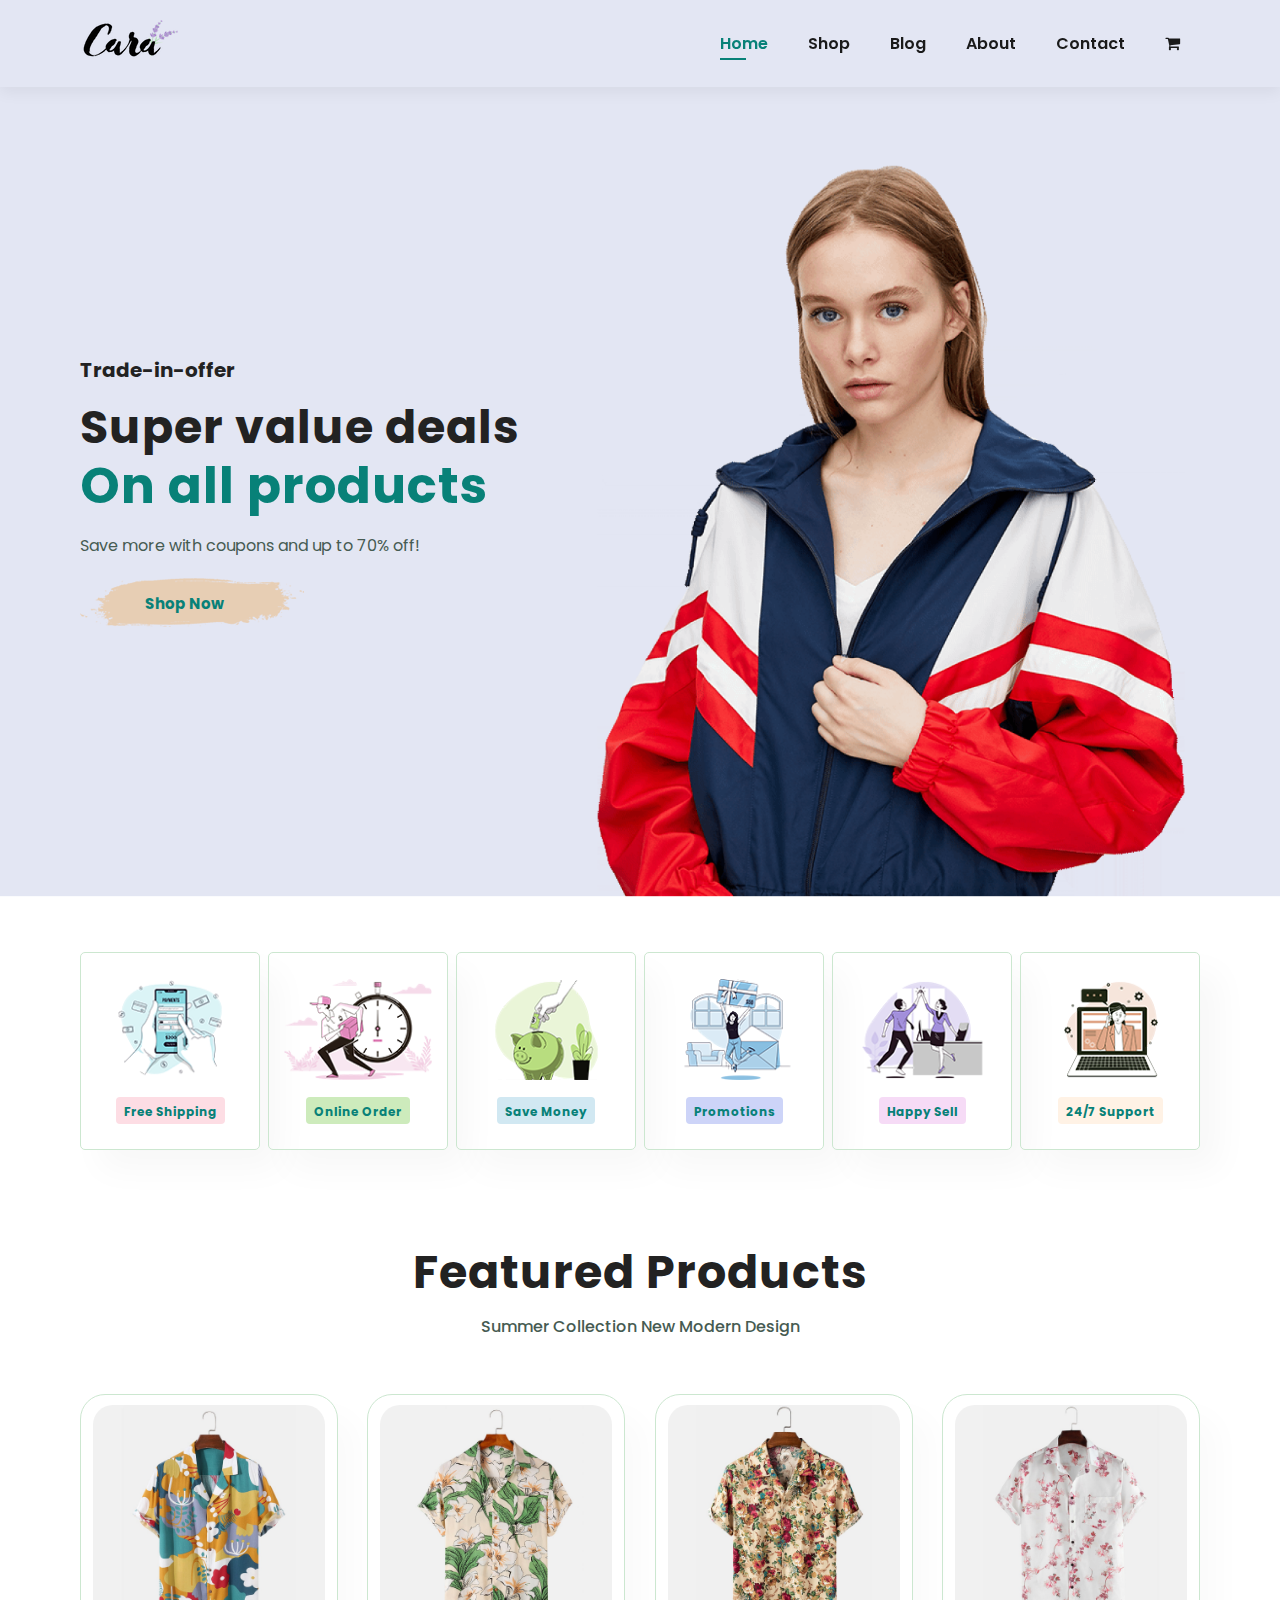
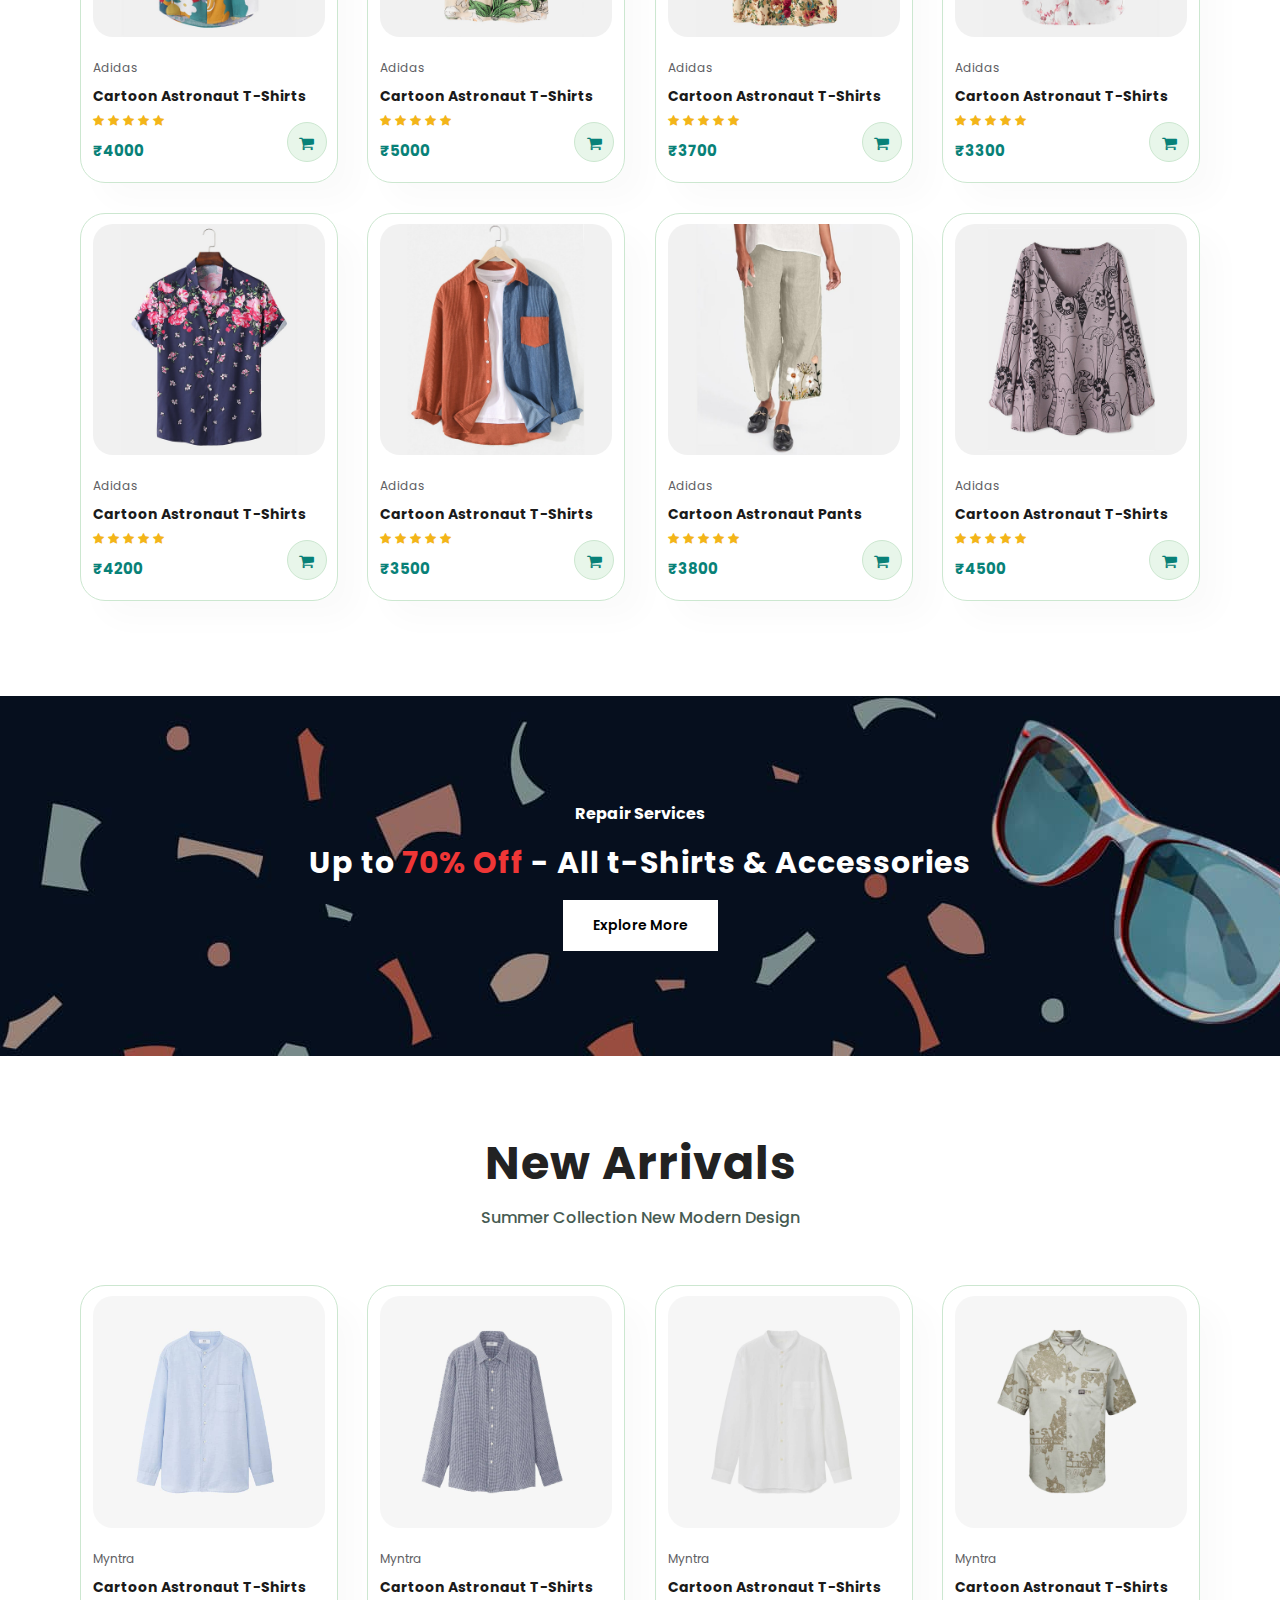
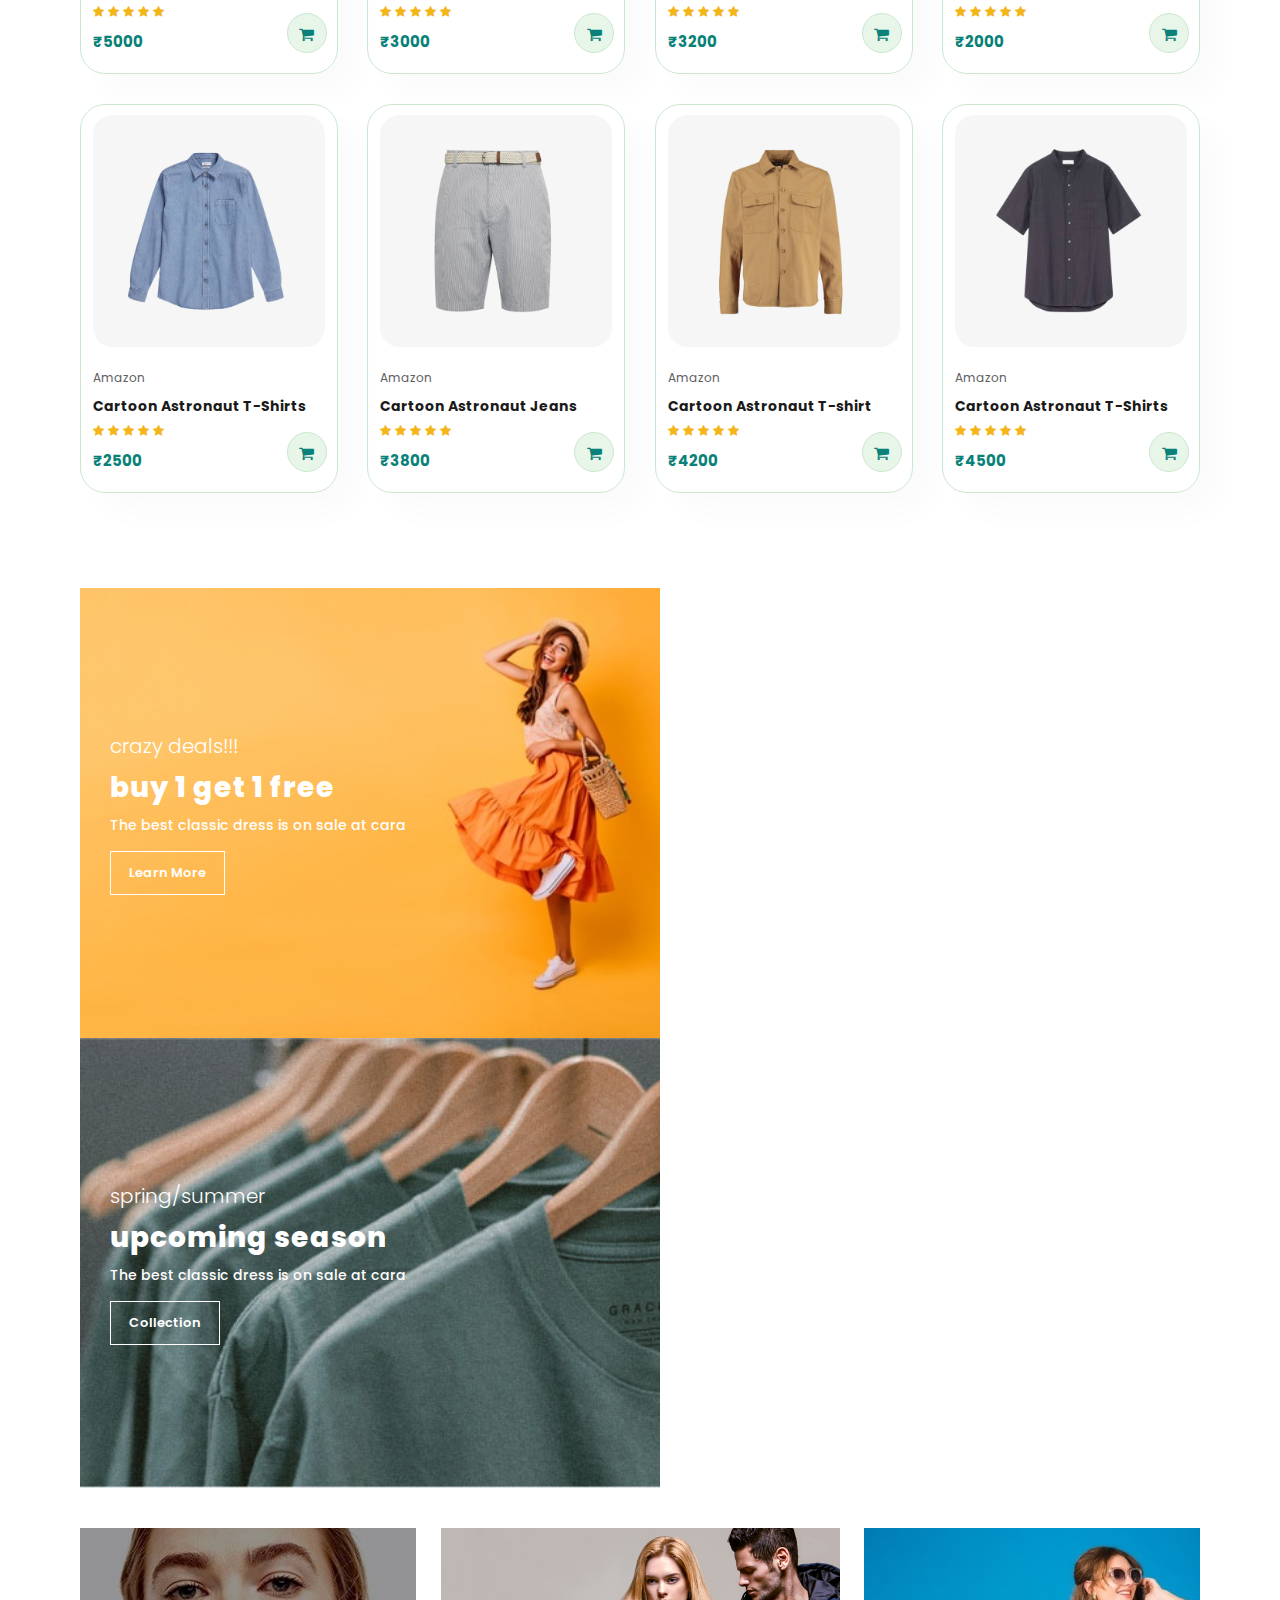
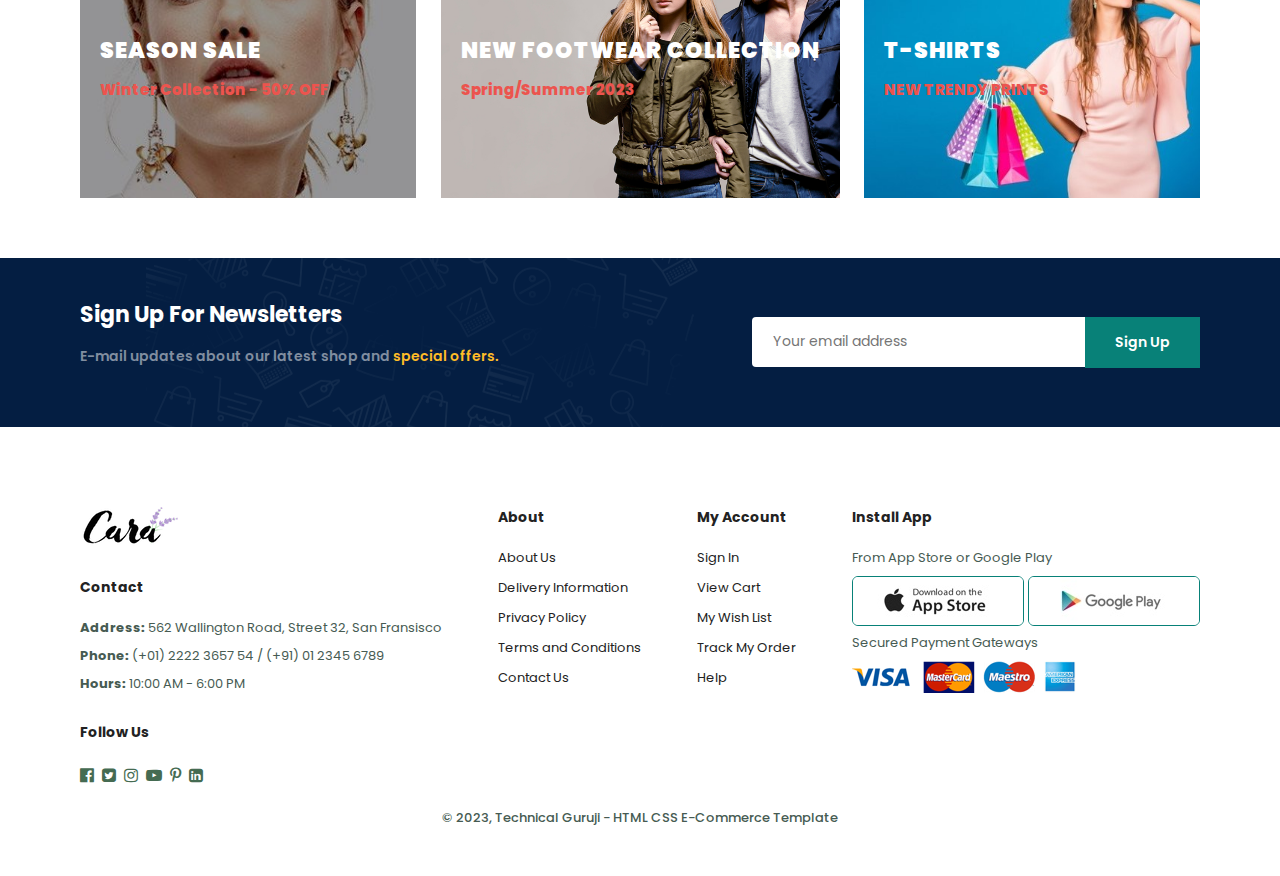
<file: index.html>
<!DOCTYPE html>
<html lang="en">

<head>
    <meta charset="UTF-8">
    <meta name="viewport" content="width=device-width, initial-scale=1.0">
    <link
        href="https://fonts.googleapis.com/css2?family=League+Spartan:wght@100;200;300;400;500;600;700;800;900&family=Poppins:wght@100;200;300;400;500;600;700;800&display=swap"
        rel="stylesheet">
    <link rel="stylesheet" href="https://stackpath.bootstrapcdn.com/font-awesome/4.7.0/css/font-awesome.min.css">
    <link rel="stylesheet" href="style.css">
    <title>E-Commerce Web Application</title>
</head>

<body>
    <!-- Navbar -->

    <section id="header">
        <a href="#"><img src="images/header/logo.png" class="logo" alt="logo"></a>

        <div>
            <ul id="navbar">
                <li><a class="active" href="index.html">Home</a></li>
                <li><a href="shop.html">Shop</a></li>
                <li><a href="blog.html">Blog</a></li>
                <li><a href="about.html">About</a></li>
                <li><a href="contact.html">Contact</a></li>
                <li id="lg-bag"><a href="cart.html"><i class="fa fa-shopping-cart" aria-hidden="true"></i></a></li>
                <a href="#" id="close"><i class="fa fa-times" aria-hidden="true"></i></a>
            </ul>
        </div>

        <div id="mobile">
            <a href="cart.html"><i class="fa fa-shopping-cart" aria-hidden="true"></i></a>
            <i id="bars" class="fa fa-bars" aria-hidden="true"></i>
        </div>
    </section>

    <!-- Header -->

    <section id="hero">
        <h4>Trade-in-offer</h4>
        <h2>Super value deals</h2>
        <h1>On all products</h1>
        <p>Save more with coupons and up to 70% off!</p>
        <button>Shop Now</button>
    </section>

    <section id="feature" class="section-p1">
        <div class="feature-box">
            <img src="images/features/f1.png" alt="f1">
            <h6>Free Shipping</h6>
        </div>
        <div class="feature-box">
            <img src="images/features/f2.png" alt="f2">
            <h6>Online Order</h6>
        </div>
        <div class="feature-box">
            <img src="images/features/f3.png" alt="f3">
            <h6>Save Money</h6>
        </div>
        <div class="feature-box">
            <img src="images/features/f4.png" alt="f4">
            <h6>Promotions</h6>
        </div>
        <div class="feature-box">
            <img src="images/features/f5.png" alt="f5">
            <h6>Happy Sell</h6>
        </div>
        <div class="feature-box">
            <img src="images/features/f6.png" alt="f6">
            <h6>24/7 Support</h6>
        </div>
    </section>

    <section id="product1" class="section-p1">
        <h2>Featured Products</h2>
        <p>Summer Collection New Modern Design</p>
        <div class="products-container">
            <div class="product">
                <img src="images/products/p1.jpg" alt="p1">
                <div class="description">
                    <span>Adidas</span>
                    <h5>Cartoon Astronaut T-Shirts</h5>
                    <div class="star">
                        <i class="fa fa-star" aria-hidden="true"></i>
                        <i class="fa fa-star" aria-hidden="true"></i>
                        <i class="fa fa-star" aria-hidden="true"></i>
                        <i class="fa fa-star" aria-hidden="true"></i>
                        <i class="fa fa-star" aria-hidden="true"></i>
                    </div>
                    <h4>₹4000</h4>
                </div>
                <a href="#"><i class="fa fa-shopping-cart" aria-hidden="true"></i></a>
            </div>
            <div class="product">
                <img src="images/products/p2.jpg" alt="p2">
                <div class="description">
                    <span>Adidas</span>
                    <h5>Cartoon Astronaut T-Shirts</h5>
                    <div class="star">
                        <i class="fa fa-star" aria-hidden="true"></i>
                        <i class="fa fa-star" aria-hidden="true"></i>
                        <i class="fa fa-star" aria-hidden="true"></i>
                        <i class="fa fa-star" aria-hidden="true"></i>
                        <i class="fa fa-star" aria-hidden="true"></i>
                    </div>
                    <h4>₹5000</h4>
                </div>
                <a href="#"><i class="fa fa-shopping-cart" aria-hidden="true"></i></a>
            </div>
            <div class="product">
                <img src="images/products/p3.jpg" alt="p3">
                <div class="description">
                    <span>Adidas</span>
                    <h5>Cartoon Astronaut T-Shirts</h5>
                    <div class="star">
                        <i class="fa fa-star" aria-hidden="true"></i>
                        <i class="fa fa-star" aria-hidden="true"></i>
                        <i class="fa fa-star" aria-hidden="true"></i>
                        <i class="fa fa-star" aria-hidden="true"></i>
                        <i class="fa fa-star" aria-hidden="true"></i>
                    </div>
                    <h4>₹3700</h4>
                </div>
                <a href="#"><i class="fa fa-shopping-cart" aria-hidden="true"></i></a>
            </div>
            <div class="product">
                <img src="images/products/p4.jpg" alt="p4">
                <div class="description">
                    <span>Adidas</span>
                    <h5>Cartoon Astronaut T-Shirts</h5>
                    <div class="star">
                        <i class="fa fa-star" aria-hidden="true"></i>
                        <i class="fa fa-star" aria-hidden="true"></i>
                        <i class="fa fa-star" aria-hidden="true"></i>
                        <i class="fa fa-star" aria-hidden="true"></i>
                        <i class="fa fa-star" aria-hidden="true"></i>
                    </div>
                    <h4>₹3300</h4>
                </div>
                <a href="#"><i class="fa fa-shopping-cart" aria-hidden="true"></i></a>
            </div>
            <div class="product">
                <img src="images/products/p5.jpg" alt="p5">
                <div class="description">
                    <span>Adidas</span>
                    <h5>Cartoon Astronaut T-Shirts</h5>
                    <div class="star">
                        <i class="fa fa-star" aria-hidden="true"></i>
                        <i class="fa fa-star" aria-hidden="true"></i>
                        <i class="fa fa-star" aria-hidden="true"></i>
                        <i class="fa fa-star" aria-hidden="true"></i>
                        <i class="fa fa-star" aria-hidden="true"></i>
                    </div>
                    <h4>₹4200</h4>
                </div>
                <a href="#"><i class="fa fa-shopping-cart" aria-hidden="true"></i></a>
            </div>
            <div class="product">
                <img src="images/products/p6.jpg" alt="p6">
                <div class="description">
                    <span>Adidas</span>
                    <h5>Cartoon Astronaut T-Shirts</h5>
                    <div class="star">
                        <i class="fa fa-star" aria-hidden="true"></i>
                        <i class="fa fa-star" aria-hidden="true"></i>
                        <i class="fa fa-star" aria-hidden="true"></i>
                        <i class="fa fa-star" aria-hidden="true"></i>
                        <i class="fa fa-star" aria-hidden="true"></i>
                    </div>
                    <h4>₹3500</h4>
                </div>
                <a href="#"><i class="fa fa-shopping-cart" aria-hidden="true"></i></a>
            </div>
            <div class="product">
                <img src="images/products/p7.jpg" alt="p7">
                <div class="description">
                    <span>Adidas</span>
                    <h5>Cartoon Astronaut Pants</h5>
                    <div class="star">
                        <i class="fa fa-star" aria-hidden="true"></i>
                        <i class="fa fa-star" aria-hidden="true"></i>
                        <i class="fa fa-star" aria-hidden="true"></i>
                        <i class="fa fa-star" aria-hidden="true"></i>
                        <i class="fa fa-star" aria-hidden="true"></i>
                    </div>
                    <h4>₹3800</h4>
                </div>
                <a href="#"><i class="fa fa-shopping-cart" aria-hidden="true"></i></a>
            </div>
            <div class="product">
                <img src="images/products/p8.jpg" alt="p8">
                <div class="description">
                    <span>Adidas</span>
                    <h5>Cartoon Astronaut T-Shirts</h5>
                    <div class="star">
                        <i class="fa fa-star" aria-hidden="true"></i>
                        <i class="fa fa-star" aria-hidden="true"></i>
                        <i class="fa fa-star" aria-hidden="true"></i>
                        <i class="fa fa-star" aria-hidden="true"></i>
                        <i class="fa fa-star" aria-hidden="true"></i>
                    </div>
                    <h4>₹4500</h4>
                </div>
                <a href="#"><i class="fa fa-shopping-cart" aria-hidden="true"></i></a>
            </div>
        </div>
    </section>

    <section id="banner" class="section-m1">
        <h4>Repair Services</h4>
        <h2>Up to <span>70% Off</span> - All t-Shirts & Accessories</h2>
        <button class="normal">Explore More</button>
    </section>

    <section id="product1" class="section-p1">
        <h2>New Arrivals</h2>
        <p>Summer Collection New Modern Design</p>
        <div class="products-container">
            <div class="product">
                <img src="images/products/n1.jpg" alt="n1">
                <div class="description">
                    <span>Myntra</span>
                    <h5>Cartoon Astronaut T-Shirts</h5>
                    <div class="star">
                        <i class="fa fa-star" aria-hidden="true"></i>
                        <i class="fa fa-star" aria-hidden="true"></i>
                        <i class="fa fa-star" aria-hidden="true"></i>
                        <i class="fa fa-star" aria-hidden="true"></i>
                        <i class="fa fa-star" aria-hidden="true"></i>
                    </div>
                    <h4>₹5000</h4>
                </div>
                <a href="#"><i class="fa fa-shopping-cart" aria-hidden="true"></i></a>
            </div>
            <div class="product">
                <img src="images/products/n2.jpg" alt="n2">
                <div class="description">
                    <span>Myntra</span>
                    <h5>Cartoon Astronaut T-Shirts</h5>
                    <div class="star">
                        <i class="fa fa-star" aria-hidden="true"></i>
                        <i class="fa fa-star" aria-hidden="true"></i>
                        <i class="fa fa-star" aria-hidden="true"></i>
                        <i class="fa fa-star" aria-hidden="true"></i>
                        <i class="fa fa-star" aria-hidden="true"></i>
                    </div>
                    <h4>₹3000</h4>
                </div>
                <a href="#"><i class="fa fa-shopping-cart" aria-hidden="true"></i></a>
            </div>
            <div class="product">
                <img src="images/products/n3.jpg" alt="n3">
                <div class="description">
                    <span>Myntra</span>
                    <h5>Cartoon Astronaut T-Shirts</h5>
                    <div class="star">
                        <i class="fa fa-star" aria-hidden="true"></i>
                        <i class="fa fa-star" aria-hidden="true"></i>
                        <i class="fa fa-star" aria-hidden="true"></i>
                        <i class="fa fa-star" aria-hidden="true"></i>
                        <i class="fa fa-star" aria-hidden="true"></i>
                    </div>
                    <h4>₹3200</h4>
                </div>
                <a href="#"><i class="fa fa-shopping-cart" aria-hidden="true"></i></a>
            </div>
            <div class="product">
                <img src="images/products/n4.jpg" alt="n4">
                <div class="description">
                    <span>Myntra</span>
                    <h5>Cartoon Astronaut T-Shirts</h5>
                    <div class="star">
                        <i class="fa fa-star" aria-hidden="true"></i>
                        <i class="fa fa-star" aria-hidden="true"></i>
                        <i class="fa fa-star" aria-hidden="true"></i>
                        <i class="fa fa-star" aria-hidden="true"></i>
                        <i class="fa fa-star" aria-hidden="true"></i>
                    </div>
                    <h4>₹2000</h4>
                </div>
                <a href="#"><i class="fa fa-shopping-cart" aria-hidden="true"></i></a>
            </div>
            <div class="product">
                <img src="images/products/n5.jpg" alt="n5">
                <div class="description">
                    <span>Amazon</span>
                    <h5>Cartoon Astronaut T-Shirts</h5>
                    <div class="star">
                        <i class="fa fa-star" aria-hidden="true"></i>
                        <i class="fa fa-star" aria-hidden="true"></i>
                        <i class="fa fa-star" aria-hidden="true"></i>
                        <i class="fa fa-star" aria-hidden="true"></i>
                        <i class="fa fa-star" aria-hidden="true"></i>
                    </div>
                    <h4>₹2500</h4>
                </div>
                <a href="#"><i class="fa fa-shopping-cart" aria-hidden="true"></i></a>
            </div>
            <div class="product">
                <img src="images/products/n6.jpg" alt="n6">
                <div class="description">
                    <span>Amazon</span>
                    <h5>Cartoon Astronaut Jeans</h5>
                    <div class="star">
                        <i class="fa fa-star" aria-hidden="true"></i>
                        <i class="fa fa-star" aria-hidden="true"></i>
                        <i class="fa fa-star" aria-hidden="true"></i>
                        <i class="fa fa-star" aria-hidden="true"></i>
                        <i class="fa fa-star" aria-hidden="true"></i>
                    </div>
                    <h4>₹3800</h4>
                </div>
                <a href="#"><i class="fa fa-shopping-cart" aria-hidden="true"></i></a>
            </div>
            <div class="product">
                <img src="images/products/n7.jpg" alt="n7">
                <div class="description">
                    <span>Amazon</span>
                    <h5>Cartoon Astronaut T-shirt</h5>
                    <div class="star">
                        <i class="fa fa-star" aria-hidden="true"></i>
                        <i class="fa fa-star" aria-hidden="true"></i>
                        <i class="fa fa-star" aria-hidden="true"></i>
                        <i class="fa fa-star" aria-hidden="true"></i>
                        <i class="fa fa-star" aria-hidden="true"></i>
                    </div>
                    <h4>₹4200</h4>
                </div>
                <a href="#"><i class="fa fa-shopping-cart" aria-hidden="true"></i></a>
            </div>
            <div class="product">
                <img src="images/products/n8.jpg" alt="n8">
                <div class="description">
                    <span>Amazon</span>
                    <h5>Cartoon Astronaut T-Shirts</h5>
                    <div class="star">
                        <i class="fa fa-star" aria-hidden="true"></i>
                        <i class="fa fa-star" aria-hidden="true"></i>
                        <i class="fa fa-star" aria-hidden="true"></i>
                        <i class="fa fa-star" aria-hidden="true"></i>
                        <i class="fa fa-star" aria-hidden="true"></i>
                    </div>
                    <h4>₹4500</h4>
                </div>
                <a href="#"><i class="fa fa-shopping-cart" aria-hidden="true"></i></a>
            </div>
        </div>
    </section>

    <section id="sm-banner" class="section-p1">
        <div class="banner-box">
            <h4>crazy deals!!!</h4>
            <h2>buy 1 get 1 free</h2>
            <span>The best classic dress is on sale at cara</span>
            <button class="white">Learn More</button>
        </div>
        <div class="banner-box banner-box2">
            <h4>spring/summer</h4>
            <h2>upcoming season</h2>
            <span>The best classic dress is on sale at cara</span>
            <button class="white">Collection</button>
        </div>
    </section>

    <section id="banner3">
        <div class="banner-box">
            <h2>SEASON SALE</h2>
            <h3>Winter Collection - 50% OFF</h3>
        </div>
        <div class="banner-box banner-box2">
            <h2>NEW FOOTWEAR COLLECTION</h2>
            <h3>Spring/Summer 2023</h3>
        </div>
        <div class="banner-box banner-box3">
            <h2>T-SHIRTS</h2>
            <h3>NEW TRENDY PRINTS</h3>
        </div>
    </section>

    <section id="newsletter" class="section-p1 section-m1">
        <div class="news-text">
            <h4>Sign Up For Newsletters</h4>
            <p>E-mail updates about our latest shop and <span>special offers.</span></p>
        </div>

        <div class="form">
            <input type="email" placeholder="Your email address">
            <button class="normal">Sign Up</button>
        </div>
    </section>

    <footer class="section-p1">
        <div class="column">
            <img src="images/header/logo.png" class="logo" alt="logo">
            <h4>Contact</h4>
            <p><strong>Address:</strong> 562 Wallington Road, Street 32, San Fransisco</p>
            <p><strong>Phone:</strong> (+01) 2222 3657 54 / (+91) 01 2345 6789</p>
            <p><strong>Hours:</strong> 10:00 AM - 6:00 PM</p>
            <div class="follow">
                <h4>Follow Us</h4>
                <div class="icon">
                    <i class="fa fa-facebook-official" aria-hidden="true">
                    </i>
                    <i class="fa fa-twitter-square" aria-hidden="true"></i>
                    <i class="fa fa-instagram" aria-hidden="true"></i>
                    <i class="fa fa-youtube-play" aria-hidden="true"></i>
                    <i class="fa fa-pinterest-p" aria-hidden="true"></i>
                    <i class="fa fa-linkedin-square" aria-hidden="true"></i>
                </div>
            </div>
        </div>

        <div class="column">
            <h4>About</h4>
            <a href="#">About Us</a>
            <a href="#">Delivery Information</a>
            <a href="#">Privacy Policy</a>
            <a href="#">Terms and Conditions</a>
            <a href="#">Contact Us</a>
        </div>

        <div class="column">
            <h4>My Account</h4>
            <a href="#">Sign In</a>
            <a href="#">View Cart</a>
            <a href="#">My Wish List</a>
            <a href="#">Track My Order</a>
            <a href="#">Help</a>
        </div>

        <div class="column install">
            <h4>Install App</h4>
            <p>From App Store or Google Play</p>
            <div class="row">
                <img src="images/pay/app.jpg" alt="app">
                <img src="images/pay/play.jpg" alt="play">
            </div>
            <p>Secured Payment Gateways</p>
            <img src="images/pay/pay.png" alt="pay">
        </div>

        <div class="copyright">
            <p>© 2023, Technical Guruji - HTML CSS E-Commerce Template
            </p>
        </div>
    </footer>

    <script src="index.js">

    </script>

</body>

</html>
</file>
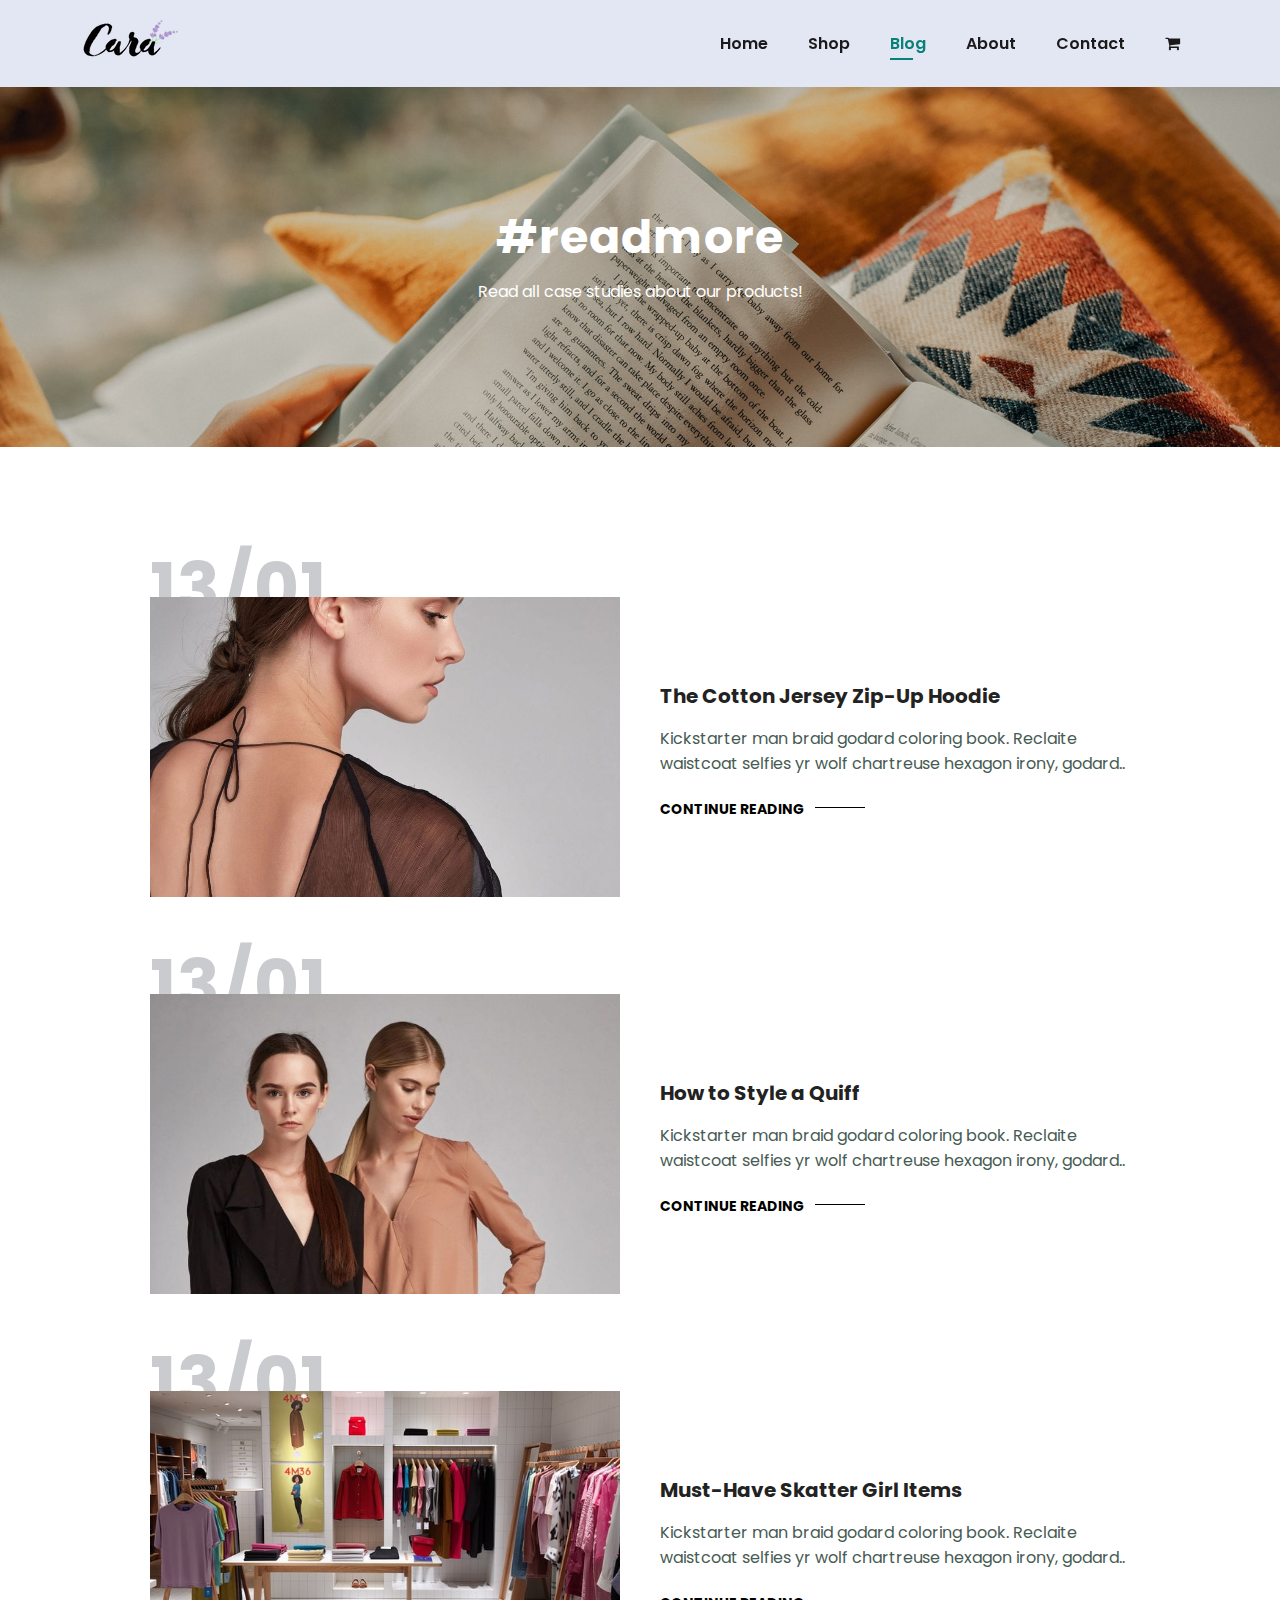
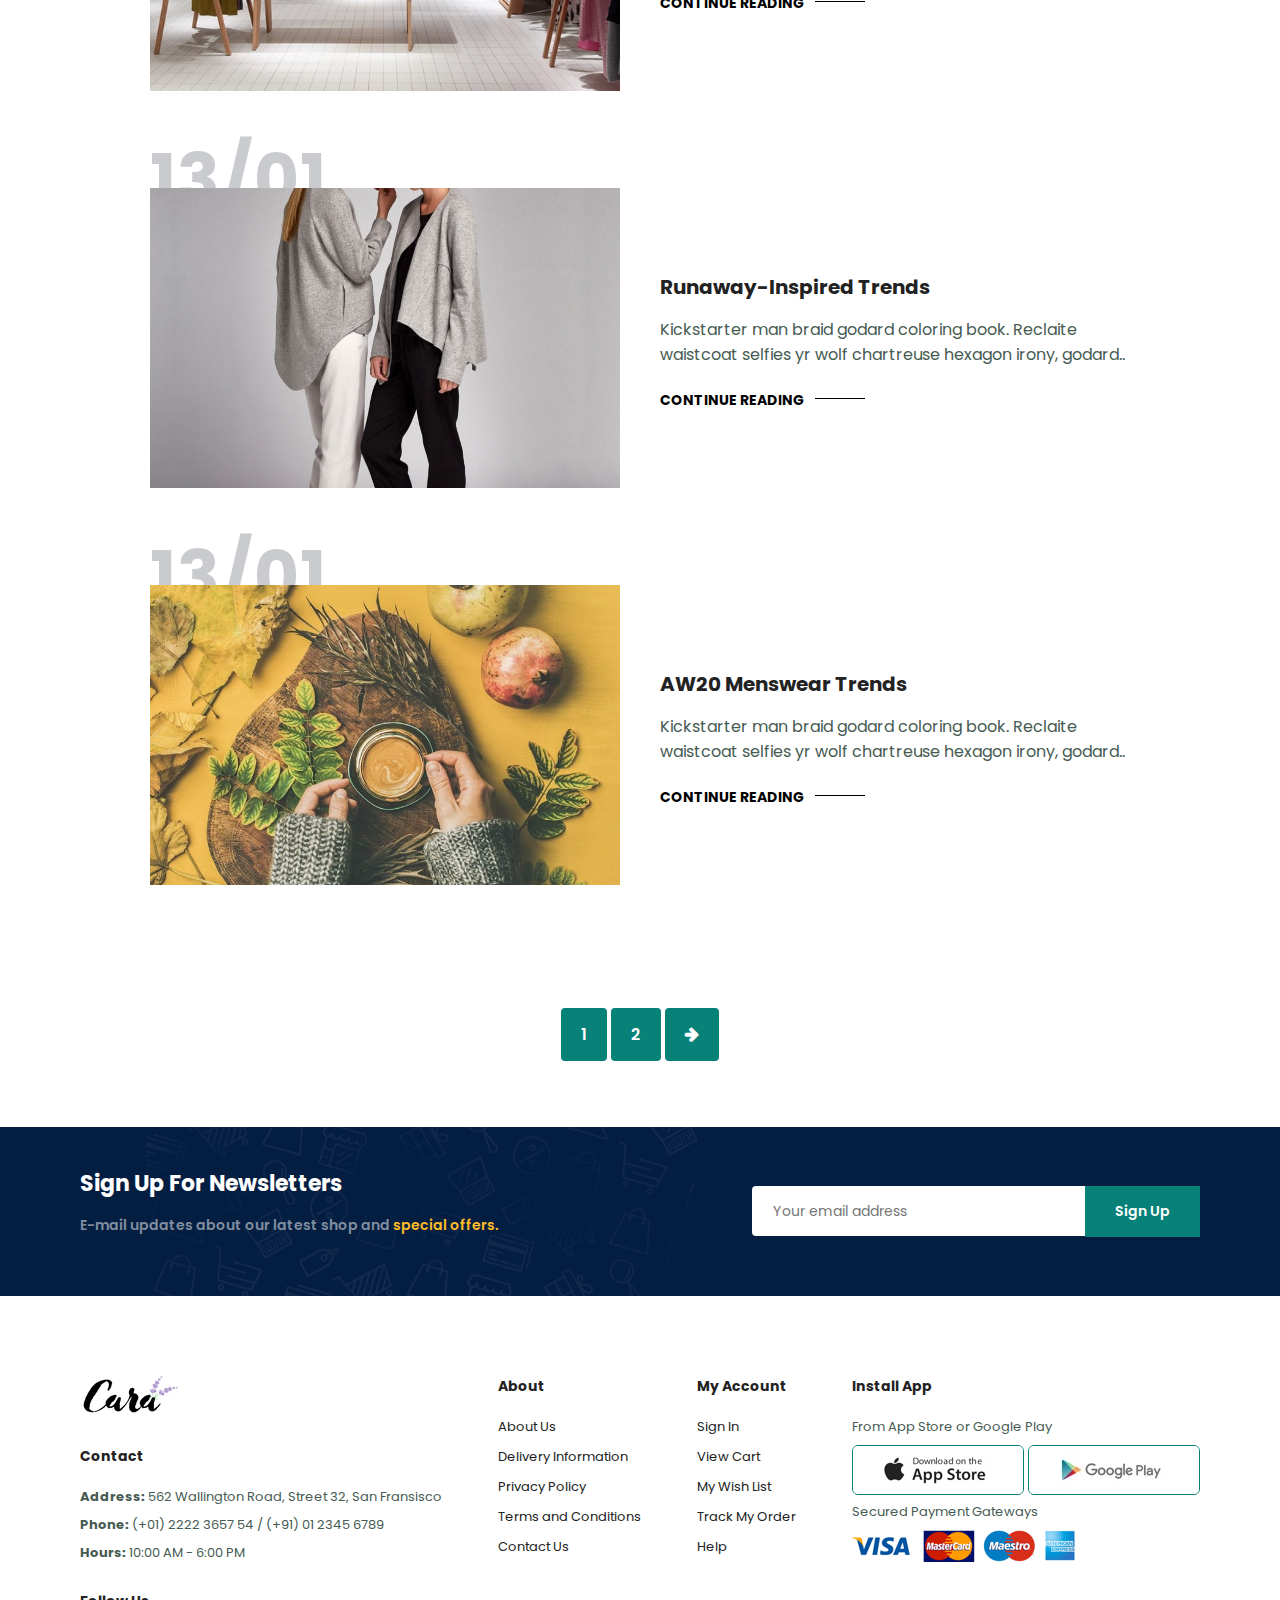
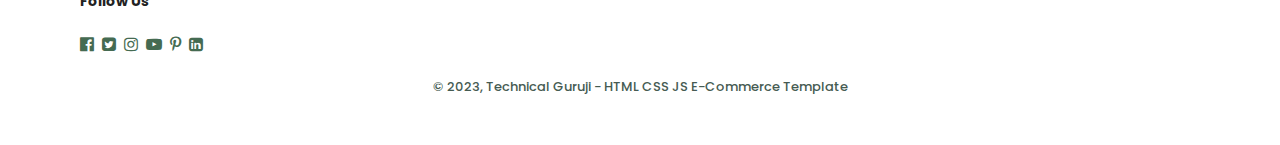
<file: blog.html>
<!DOCTYPE html>
<html lang="en">

<head>
    <meta charset="UTF-8">
    <meta name="viewport" content="width=device-width, initial-scale=1.0">
    <link
        href="https://fonts.googleapis.com/css2?family=League+Spartan:wght@100;200;300;400;500;600;700;800;900&family=Poppins:wght@100;200;300;400;500;600;700;800&display=swap"
        rel="stylesheet">
    <link rel="stylesheet" href="https://stackpath.bootstrapcdn.com/font-awesome/4.7.0/css/font-awesome.min.css">
    <link rel="stylesheet" href="style.css">
    <title>E-Commerce Web App</title>
</head>

<body>
    <section id="header">
        <a href="#"><img src="images/header/logo.png" class="logo" alt="logo"></a>

        <div>
            <ul id="navbar">
                <li><a href="index.html">Home</a></li>
                <li><a href="shop.html">Shop</a></li>
                <li><a class="active" href="blog.html">Blog</a></li>
                <li><a href="about.html">About</a></li>
                <li><a href="contact.html">Contact</a></li>
                <li id="lg-bag"><a href="cart.html"><i class="fa fa-shopping-cart" aria-hidden="true"></i></a></li>
                <a href="#" id="close"><i class="fa fa-times" aria-hidden="true"></i></a>
            </ul>
        </div>

        <div id="mobile">
            <a href="cart.html"><i class="fa fa-shopping-cart" aria-hidden="true"></i></a>
            <i id="bars" class="fa fa-bars" aria-hidden="true"></i>
        </div>
    </section>

    <section id="page-header" class="blog-header">
        <h2>#readmore</h2>
        <p>Read all case studies about our products!</p>
    </section>

    <section id="blog">
        <div class="blog-box">
            <div class="blog-image">
                <img src="images/blog/b1.jpg" alt="b1">
            </div>
            <div class="blog-details">
                <h4>The Cotton Jersey Zip-Up Hoodie</h4>
                <p>Kickstarter man braid godard coloring book. Reclaite waistcoat selfies yr wolf chartreuse hexagon irony, godard..</p>
                <a href="#">CONTINUE READING</a>
            </div>
            <h1>13/01</h1>
        </div>
        <div class="blog-box">
            <div class="blog-image">
                <img src="images/blog/b2.jpg" alt="b2">
            </div>
            <div class="blog-details">
                <h4>How to Style a Quiff</h4>
                <p>Kickstarter man braid godard coloring book. Reclaite waistcoat selfies yr wolf chartreuse hexagon irony, godard..</p>
                <a href="#">CONTINUE READING</a>
            </div>
            <h1>13/01</h1>
        </div>
        <div class="blog-box">
            <div class="blog-image">
                <img src="images/blog/b3.jpg" alt="b3">
            </div>
            <div class="blog-details">
                <h4>Must-Have Skatter Girl Items</h4>
                <p>Kickstarter man braid godard coloring book. Reclaite waistcoat selfies yr wolf chartreuse hexagon irony, godard..</p>
                <a href="#">CONTINUE READING</a>
            </div>
            <h1>13/01</h1>
        </div>
        <div class="blog-box">
            <div class="blog-image">
                <img src="images/blog/b4.jpg" alt="b4">
            </div>
            <div class="blog-details">
                <h4>Runaway-Inspired Trends</h4>
                <p>Kickstarter man braid godard coloring book. Reclaite waistcoat selfies yr wolf chartreuse hexagon irony, godard..</p>
                <a href="#">CONTINUE READING</a>
            </div>
            <h1>13/01</h1>
        </div>
        <div class="blog-box">
            <div class="blog-image">
                <img src="images/blog/b5.jpg" alt="b5">
            </div>
            <div class="blog-details">
                <h4>AW20 Menswear Trends</h4>
                <p>Kickstarter man braid godard coloring book. Reclaite waistcoat selfies yr wolf chartreuse hexagon irony, godard..</p>
                <a href="#">CONTINUE READING</a>
            </div>
            <h1>13/01</h1>
        </div>
    </section>


    <section id="pagination" class="section-p1">
        <a href="#">1</a>
        <a href="#">2</a>
        <a href="#"><i class="fa fa-arrow-right" aria-hidden="true"></i></a>
    </section>

    <section id="newsletter" class="section-p1 section-m1">
        <div class="news-text">
            <h4>Sign Up For Newsletters</h4>
            <p>E-mail updates about our latest shop and <span>special offers.</span></p>
        </div>

        <div class="form">
            <input type="email" placeholder="Your email address">
            <button class="normal">Sign Up</button>
        </div>
    </section>

    <footer class="section-p1">
        <div class="column">
            <img src="images/header/logo.png" class="logo" alt="logo">
            <h4>Contact</h4>
            <p><strong>Address:</strong> 562 Wallington Road, Street 32, San Fransisco</p>
            <p><strong>Phone:</strong> (+01) 2222 3657 54 / (+91) 01 2345 6789</p>
            <p><strong>Hours:</strong> 10:00 AM - 6:00 PM</p>
            <div class="follow">
                <h4>Follow Us</h4>
                <div class="icon">
                    <i class="fa fa-facebook-official" aria-hidden="true">
                    </i>
                    <i class="fa fa-twitter-square" aria-hidden="true"></i>
                    <i class="fa fa-instagram" aria-hidden="true"></i>
                    <i class="fa fa-youtube-play" aria-hidden="true"></i>
                    <i class="fa fa-pinterest-p" aria-hidden="true"></i>
                    <i class="fa fa-linkedin-square" aria-hidden="true"></i>
                </div>
            </div>
        </div>

        <div class="column">
            <h4>About</h4>
            <a href="#">About Us</a>
            <a href="#">Delivery Information</a>
            <a href="#">Privacy Policy</a>
            <a href="#">Terms and Conditions</a>
            <a href="#">Contact Us</a>
        </div>

        <div class="column">
            <h4>My Account</h4>
            <a href="#">Sign In</a>
            <a href="#">View Cart</a>
            <a href="#">My Wish List</a>
            <a href="#">Track My Order</a>
            <a href="#">Help</a>
        </div>

        <div class="column install">
            <h4>Install App</h4>
            <p>From App Store or Google Play</p>
            <div class="row">
                <img src="images/pay/app.jpg" alt="app">
                <img src="images/pay/play.jpg" alt="play">
            </div>
            <p>Secured Payment Gateways</p>
            <img src="images/pay/pay.png" alt="pay">
        </div>

        <div class="copyright">
            <p>© 2023, Technical Guruji - HTML CSS JS E-Commerce Template
            </p>
        </div>
    </footer>

    <script src="index.js">

    </script>
</body>

</html>
</file>
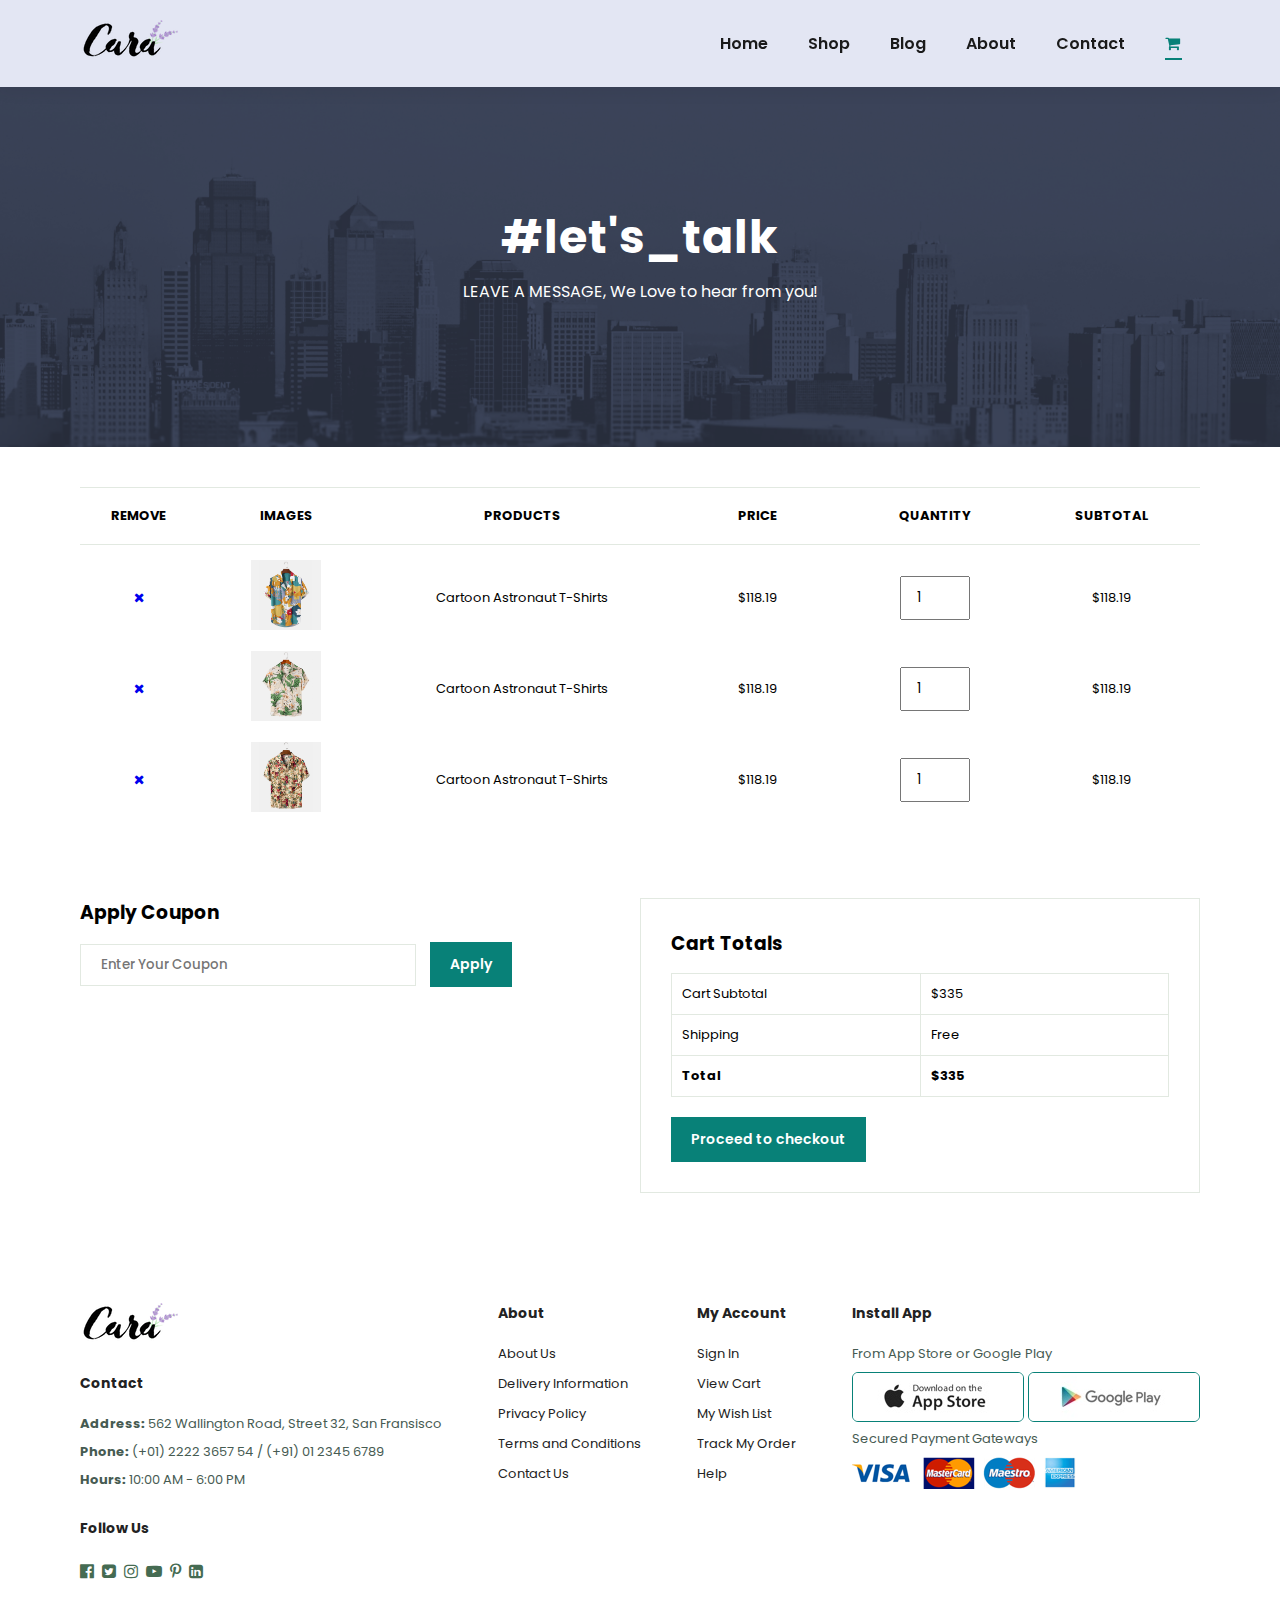
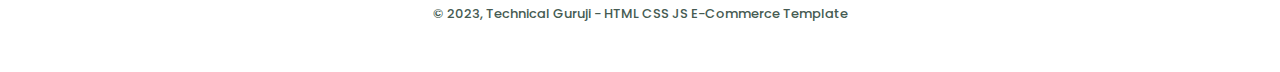
<file: cart.html>
<!DOCTYPE html>
<html lang="en">

<head>
    <meta charset="UTF-8">
    <meta name="viewport" content="width=device-width, initial-scale=1.0">
    <link
        href="https://fonts.googleapis.com/css2?family=League+Spartan:wght@100;200;300;400;500;600;700;800;900&family=Poppins:wght@100;200;300;400;500;600;700;800&display=swap"
        rel="stylesheet">
    <link rel="stylesheet" href="https://stackpath.bootstrapcdn.com/font-awesome/4.7.0/css/font-awesome.min.css">
    <link rel="stylesheet" href="style.css">
    <title>E-Commerce Web App</title>
</head>

<body>
    <section id="header">
        <a href="#"><img src="images/header/logo.png" class="logo" alt="logo"></a>

        <div>
            <ul id="navbar">
                <li><a href="index.html">Home</a></li>
                <li><a href="shop.html">Shop</a></li>
                <li><a href="blog.html">Blog</a></li>
                <li><a href="about.html">About</a></li>
                <li><a href="contact.html">Contact</a></li>
                <li id="lg-bag"><a class="active" href="cart.html"><i class="fa fa-shopping-cart" aria-hidden="true"></i></a></li>
                <a href="#" id="close"><i class="fa fa-times" aria-hidden="true"></i></a>
            </ul>
        </div>

        <div id="mobile">
            <a href="cart.html"><i class="fa fa-shopping-cart" aria-hidden="true"></i></a>
            <i id="bars" class="fa fa-bars" aria-hidden="true"></i>
        </div>
    </section>

    <section id="page-header" class="about-header">
        <h2>#let's_talk</h2>
        <p>LEAVE A MESSAGE, We Love to hear from you!</p>
    </section>

    <section id="cart" class="section-p1">
        <table width = "100%">
            <thead>
                <tr>
                    <td>Remove</td>
                    <td>Images</td>
                    <td>Products</td>
                    <td>Price</td>
                    <td>Quantity</td>
                    <td>SubTotal</td>
                </tr>
            </thead>
            <tbody>
                <tr>
                    <td><a href="#" onclick="removeProduct(this)"><i class="fa fa-times" aria-hidden="true"></i></a>
                    </td>
                    <td><img src="images/products/p1.jpg" alt="p1"></td>
                    <td>Cartoon Astronaut T-Shirts</td>
                    <td>$118.19</td>
                    <td><input type="number" value="1"></td>
                    <td>$118.19</td>
                </tr>
                <tr>
                    <td><a href="#" onclick="removeProduct(this)"><i class="fa fa-times" aria-hidden="true"></i></a>
                    </td>
                    <td><img src="images/products/p2.jpg" alt="p1"></td>
                    <td>Cartoon Astronaut T-Shirts</td>
                    <td>$118.19</td>
                    <td><input type="number" value="1"></td>
                    <td>$118.19</td>
                </tr>
                <tr>
                    <td><a href="#" onclick="removeProduct(this)"><i class="fa fa-times" aria-hidden="true"></i></a>
                    </td>
                    <td><img src="images/products/p3.jpg" alt="p1"></td>
                    <td>Cartoon Astronaut T-Shirts</td>
                    <td>$118.19</td>
                    <td><input type="number" value="1"></td>
                    <td>$118.19</td>
                </tr>
            </tbody>
        </table>
    </section>
    
    <section id="cart-add" class="section-p1">
        <div id="coupon">
            <h3>Apply Coupon</h3>
            <div>
                <input type="text" id="couponCode" placeholder="Enter Your Coupon">
                <button class="normal">Apply
                </button>
            </div>
        </div>
        <div id="subtotal">
            <h3>Cart Totals</h3>
            <table>
                <tr>
                    <td>Cart Subtotal</td>
                    <td>$335</td>
                </tr>
                <tr>
                    <td>Shipping</td>
                    <td>Free</td>
                </tr>
                <tr>
                    <td><strong>Total</strong></td>
                    <td><strong>$335</strong></td>
                </tr>
            </table>
            <button class="normal">Proceed to checkout</button>
        </div>
    </section>

    <footer class="section-p1">
        <div class="column">
            <img src="images/header/logo.png" class="logo" alt="logo">
            <h4>Contact</h4>
            <p><strong>Address:</strong> 562 Wallington Road, Street 32, San Fransisco</p>
            <p><strong>Phone:</strong> (+01) 2222 3657 54 / (+91) 01 2345 6789</p>
            <p><strong>Hours:</strong> 10:00 AM - 6:00 PM</p>
            <div class="follow">
                <h4>Follow Us</h4>
                <div class="icon">
                    <i class="fa fa-facebook-official" aria-hidden="true">
                    </i>
                    <i class="fa fa-twitter-square" aria-hidden="true"></i>
                    <i class="fa fa-instagram" aria-hidden="true"></i>
                    <i class="fa fa-youtube-play" aria-hidden="true"></i>
                    <i class="fa fa-pinterest-p" aria-hidden="true"></i>
                    <i class="fa fa-linkedin-square" aria-hidden="true"></i>
                </div>
            </div>
        </div>

        <div class="column">
            <h4>About</h4>
            <a href="#">About Us</a>
            <a href="#">Delivery Information</a>
            <a href="#">Privacy Policy</a>
            <a href="#">Terms and Conditions</a>
            <a href="#">Contact Us</a>
        </div>

        <div class="column">
            <h4>My Account</h4>
            <a href="#">Sign In</a>
            <a href="#">View Cart</a>
            <a href="#">My Wish List</a>
            <a href="#">Track My Order</a>
            <a href="#">Help</a>
        </div>

        <div class="column install">
            <h4>Install App</h4>
            <p>From App Store or Google Play</p>
            <div class="row">
                <img src="images/pay/app.jpg" alt="app">
                <img src="images/pay/play.jpg" alt="play">
            </div>
            <p>Secured Payment Gateways</p>
            <img src="images/pay/pay.png" alt="pay">
        </div>

        <div class="copyright">
            <p>© 2023, Technical Guruji - HTML CSS JS E-Commerce Template
            </p>
        </div>
    </footer>

    <script src="index.js">

    </script>
    
</body>

</html>
</file>
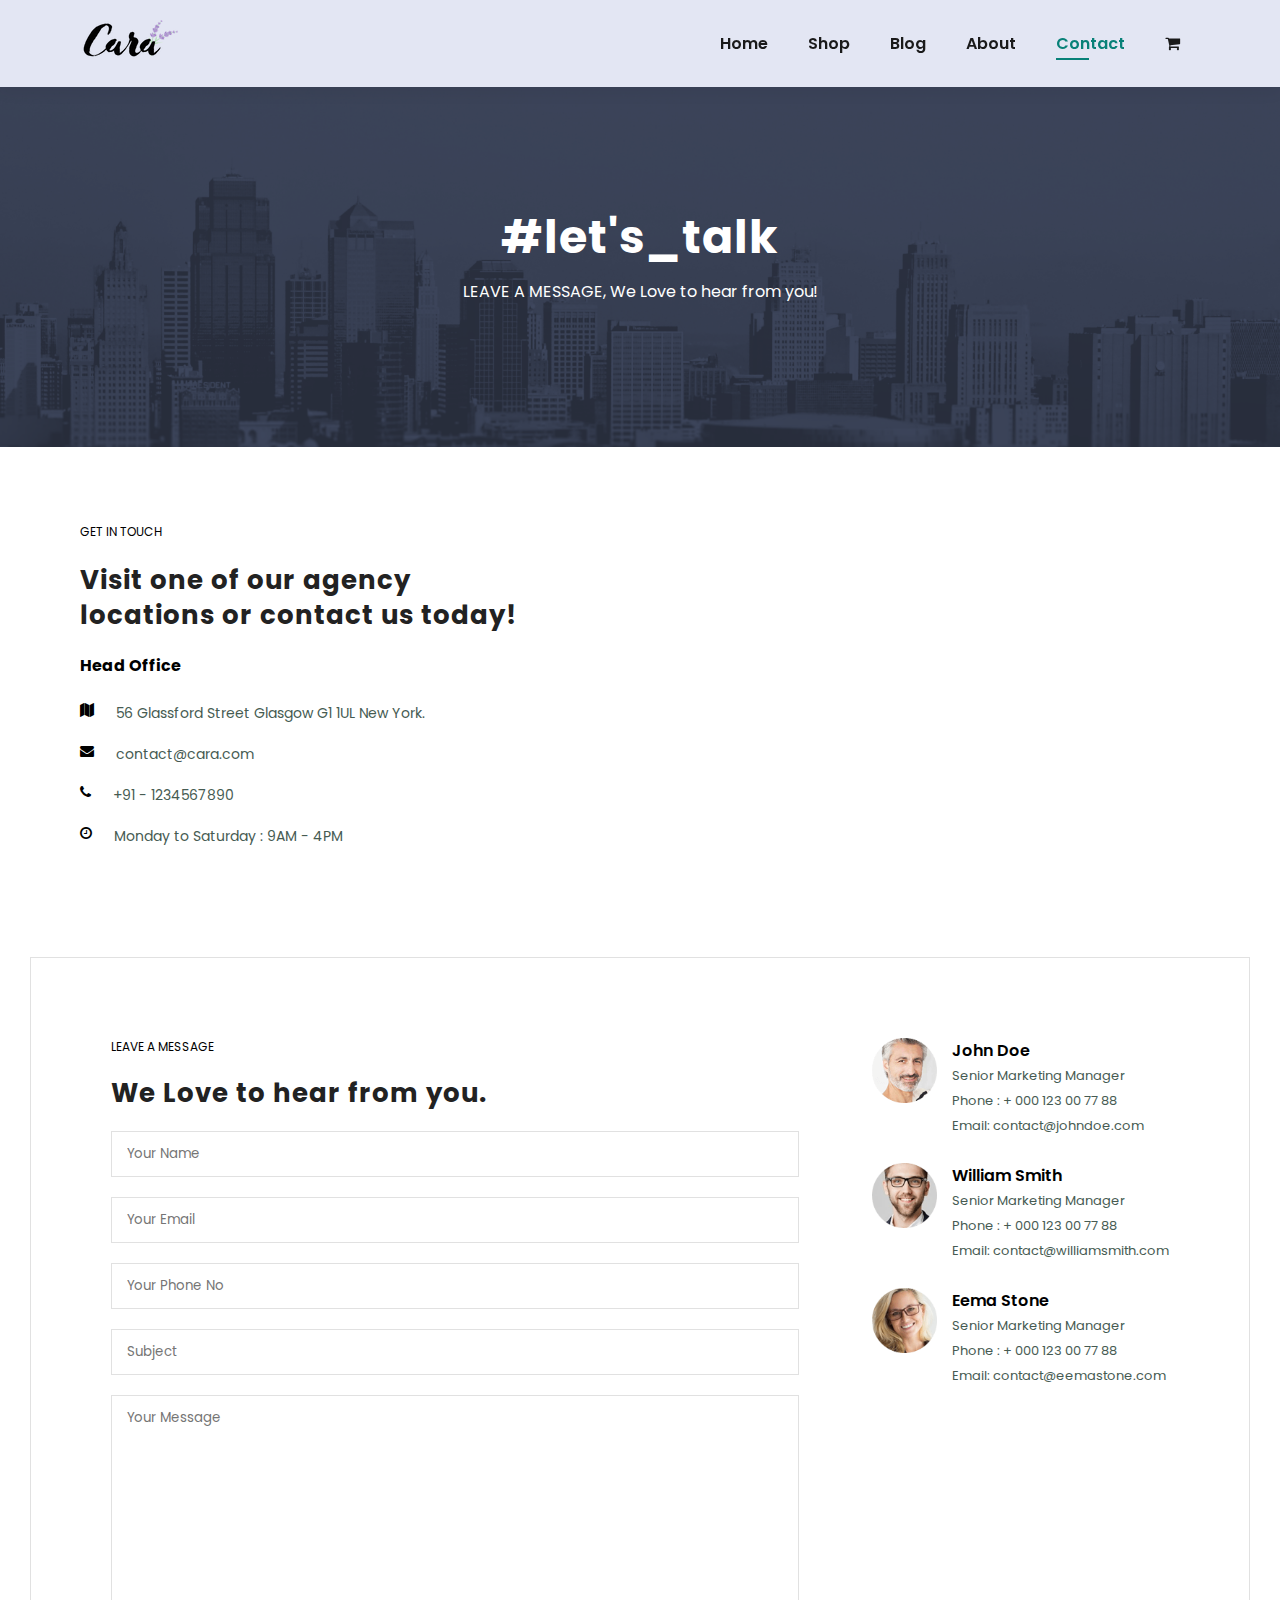
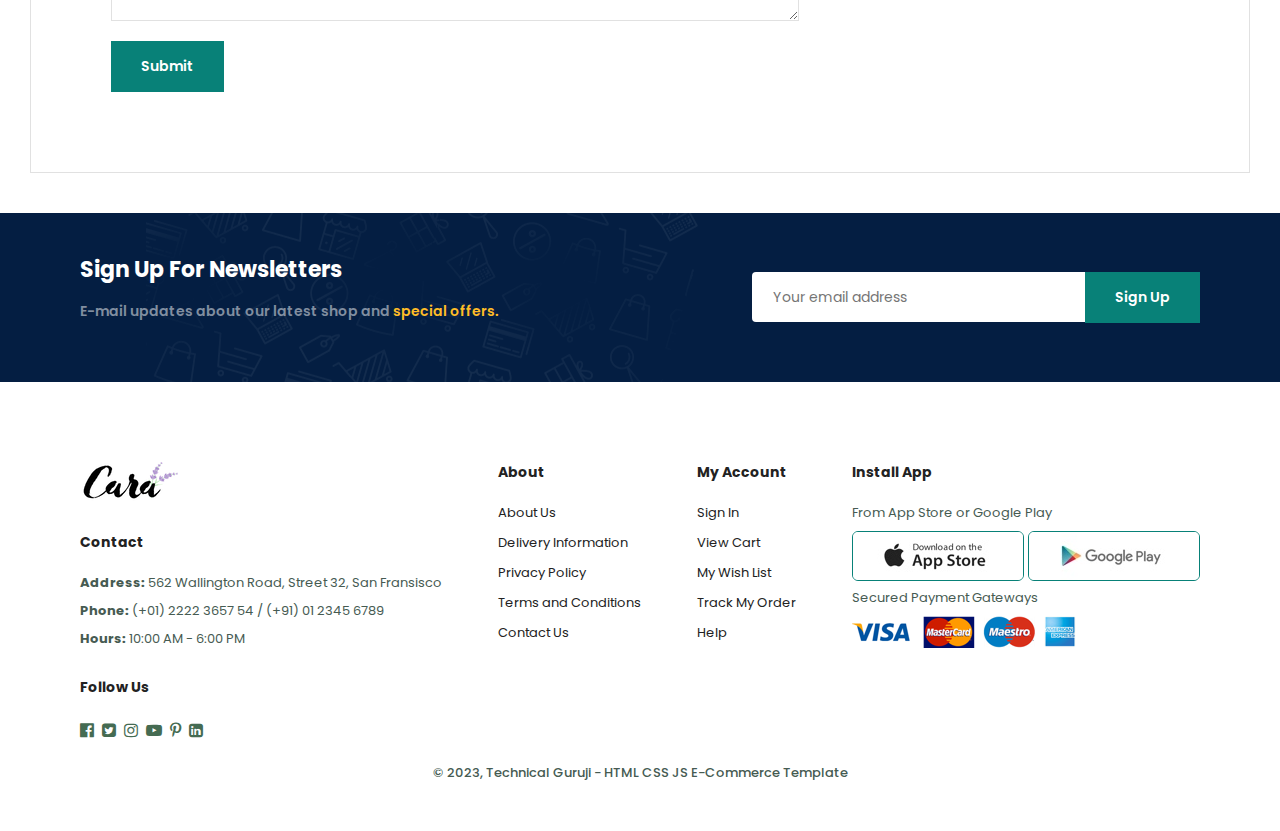
<file: contact.html>
<!DOCTYPE html>
<html lang="en">

<head>
    <meta charset="UTF-8">
    <meta name="viewport" content="width=device-width, initial-scale=1.0">
    <link
        href="https://fonts.googleapis.com/css2?family=League+Spartan:wght@100;200;300;400;500;600;700;800;900&family=Poppins:wght@100;200;300;400;500;600;700;800&display=swap"
        rel="stylesheet">
    <link rel="stylesheet" href="https://stackpath.bootstrapcdn.com/font-awesome/4.7.0/css/font-awesome.min.css">
    <link rel="stylesheet" href="style.css">
    <title>E-Commerce Web App</title>
</head>

<body>
    <section id="header">
        <a href="#"><img src="images/header/logo.png" class="logo" alt="logo"></a>

        <div>
            <ul id="navbar">
                <li><a href="index.html">Home</a></li>
                <li><a href="shop.html">Shop</a></li>
                <li><a href="blog.html">Blog</a></li>
                <li><a href="about.html">About</a></li>
                <li><a class="active" href="contact.html">Contact</a></li>
                <li id="lg-bag"><a href="cart.html"><i class="fa fa-shopping-cart" aria-hidden="true"></i></a></li>
                <a href="#" id="close"><i class="fa fa-times" aria-hidden="true"></i></a>
            </ul>
        </div>

        <div id="mobile">
            <a href="cart.html"><i class="fa fa-shopping-cart" aria-hidden="true"></i></a>
            <i id="bars" class="fa fa-bars" aria-hidden="true"></i>
        </div>
    </section>

    <section id="page-header" class="about-header">
        <h2>#let's_talk</h2>
        <p>LEAVE A MESSAGE, We Love to hear from you!</p>
    </section>

    <section id="contact-details" class="section-p1">
        <div class="details">
            <span>GET IN TOUCH</span>
            <h2>Visit one of our agency locations or contact us today!</h2>
            <h3>Head Office</h3>
            <div>
                <li>
                    <i class="fa fa-map" aria-hidden="true"></i>
                    <p>56 Glassford Street Glasgow G1 1UL New York.</p>
                </li>
                <li>
                    <i class="fa fa-envelope" aria-hidden="true"></i>
                    <p>contact@cara.com</p>
                </li>
                <li>
                    <i class="fa fa-phone" aria-hidden="true"></i>
                    <p>+91 - 1234567890</p>
                </li>
                <li>
                    <i class="fa fa-clock-o" aria-hidden="true"></i>
                    <p>Monday to Saturday : 9AM - 4PM</p>
                </li>
            </div>
        </div>

        <div class="map">
            <iframe
                src="https://www.google.com/maps/embed?pb=!1m18!1m12!1m3!1d79041.45211582795!2d-1.3299887573728721!3d51.750493769936504!2m3!1f0!2f0!3f0!3m2!1i1024!2i768!4f13.1!3m3!1m2!1s0x48713380adc41faf%3A0xc820dba8cb547402!2sOxford%2C%20UK!5e0!3m2!1sen!2sin!4v1688883829695!5m2!1sen!2sin"
                width="600" height="450" style="border:0;" allowfullscreen="" loading="lazy"
                referrerpolicy="no-referrer-when-downgrade">
            </iframe>
        </div>
    </section>

    <section id="form-details">
        <form action="" id="myForm">
            <span>LEAVE A MESSAGE</span>
            <h2>We Love to hear from you.</h2>

            <input type="text" id="name" placeholder="Your Name">
            <input type="email" id="email" placeholder="Your Email">
            <input type="number" id="number" placeholder="Your Phone No">
            <input type="text" id="subject" placeholder="Subject">
            <textarea name="" id="" cols="30" rows="10" placeholder="Your Message"></textarea>
            <button class="normal">Submit</button>
        </form>

        <div class="people">
            <div>
                <img src="images/people/1.png" alt="1">
                <p><span>John Doe</span> Senior Marketing Manager <br> Phone : + 000 123 00 77 88 <br>Email:
                    contact@johndoe.com
                </p>
            </div>
            <div>
                <img src="images/people/2.png" alt="2">
                <p><span>William Smith</span> Senior Marketing Manager <br> Phone : + 000 123 00 77 88 <br>Email:
                    contact@williamsmith.com
                </p>
            </div>
            <div>
                <img src="images/people/3.png" alt="3">
                <p><span>Eema Stone</span> Senior Marketing Manager <br> Phone : + 000 123 00 77 88 <br>Email:
                    contact@eemastone.com
                </p>
            </div>
        </div>
    </section>

    <section id="newsletter" class="section-p1 section-m1">
        <div class="news-text">
            <h4>Sign Up For Newsletters</h4>
            <p>E-mail updates about our latest shop and <span>special offers.</span></p>
        </div>

        <div class="form">
            <input type="email" placeholder="Your email address">
            <button class="normal">Sign Up</button>
        </div>
    </section>

    <footer class="section-p1">
        <div class="column">
            <img src="images/header/logo.png" class="logo" alt="logo">
            <h4>Contact</h4>
            <p><strong>Address:</strong> 562 Wallington Road, Street 32, San Fransisco</p>
            <p><strong>Phone:</strong> (+01) 2222 3657 54 / (+91) 01 2345 6789</p>
            <p><strong>Hours:</strong> 10:00 AM - 6:00 PM</p>
            <div class="follow">
                <h4>Follow Us</h4>
                <div class="icon">
                    <i class="fa fa-facebook-official" aria-hidden="true">
                    </i>
                    <i class="fa fa-twitter-square" aria-hidden="true"></i>
                    <i class="fa fa-instagram" aria-hidden="true"></i>
                    <i class="fa fa-youtube-play" aria-hidden="true"></i>
                    <i class="fa fa-pinterest-p" aria-hidden="true"></i>
                    <i class="fa fa-linkedin-square" aria-hidden="true"></i>
                </div>
            </div>
        </div>

        <div class="column">
            <h4>About</h4>
            <a href="#">About Us</a>
            <a href="#">Delivery Information</a>
            <a href="#">Privacy Policy</a>
            <a href="#">Terms and Conditions</a>
            <a href="#">Contact Us</a>
        </div>

        <div class="column">
            <h4>My Account</h4>
            <a href="#">Sign In</a>
            <a href="#">View Cart</a>
            <a href="#">My Wish List</a>
            <a href="#">Track My Order</a>
            <a href="#">Help</a>
        </div>

        <div class="column install">
            <h4>Install App</h4>
            <p>From App Store or Google Play</p>
            <div class="row">
                <img src="images/pay/app.jpg" alt="app">
                <img src="images/pay/play.jpg" alt="play">
            </div>
            <p>Secured Payment Gateways</p>
            <img src="images/pay/pay.png" alt="pay">
        </div>

        <div class="copyright">
            <p>© 2023, Technical Guruji - HTML CSS JS E-Commerce Template
            </p>
        </div>
    </footer>

    <script src="index.js">

    </script>
</body>

</html>
</file>
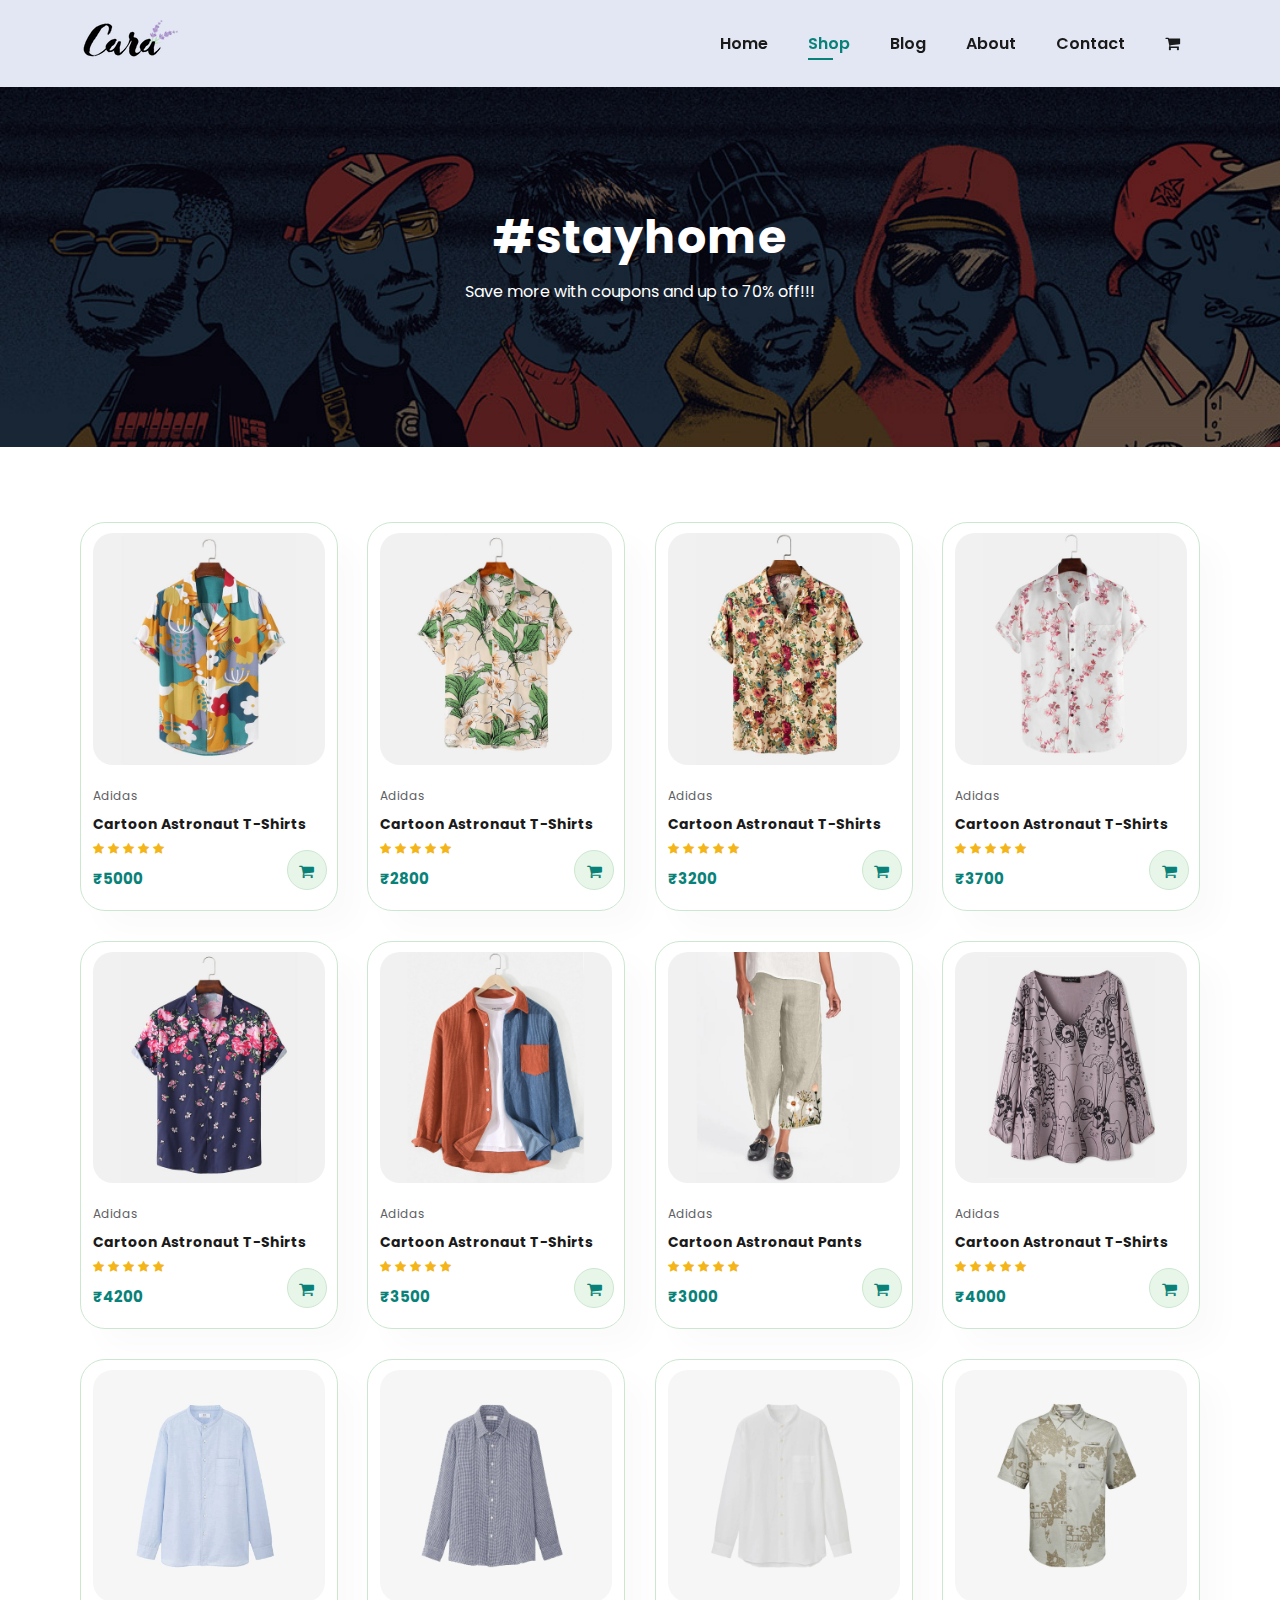
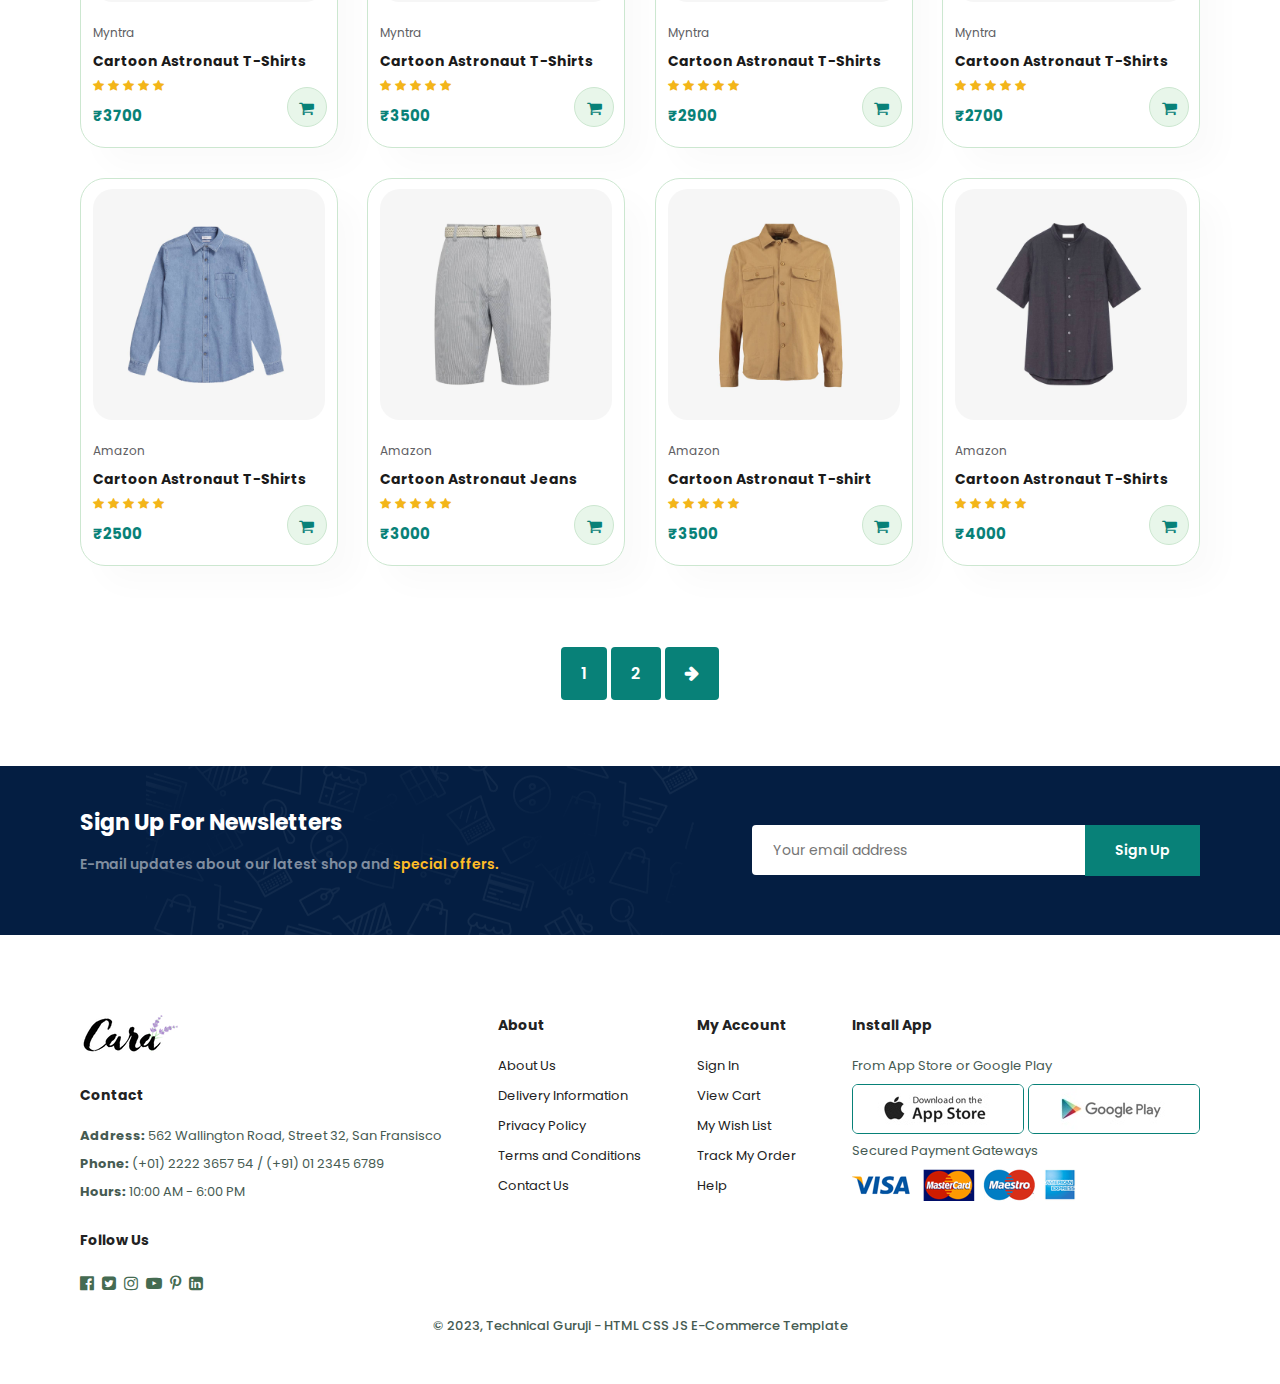
<file: shop.html>
<!DOCTYPE html>
<html lang="en">

<head>
    <meta charset="UTF-8">
    <meta name="viewport" content="width=device-width, initial-scale=1.0">
    <link
        href="https://fonts.googleapis.com/css2?family=League+Spartan:wght@100;200;300;400;500;600;700;800;900&family=Poppins:wght@100;200;300;400;500;600;700;800&display=swap"
        rel="stylesheet">
    <link rel="stylesheet" href="https://stackpath.bootstrapcdn.com/font-awesome/4.7.0/css/font-awesome.min.css">
    <link rel="stylesheet" href="style.css">
    <title>E-Commerce Web App</title>
</head>

<body>
    <section id="header">
        <a href="#"><img src="images/header/logo.png" class="logo" alt="logo"></a>

        <div>
            <ul id="navbar">
                <li><a href="index.html">Home</a></li>
                <li><a class="active" href="shop.html">Shop</a></li>
                <li><a href="blog.html">Blog</a></li>
                <li><a href="about.html">About</a></li>
                <li><a href="contact.html">Contact</a></li>
                <li id="lg-bag"><a href="cart.html"><i class="fa fa-shopping-cart" aria-hidden="true"></i></a></li>
                <a href="#" id="close"><i class="fa fa-times" aria-hidden="true"></i></a>
            </ul>
        </div>

        <div id="mobile">
            <a href="cart.html"><i class="fa fa-shopping-cart" aria-hidden="true"></i></a>
            <i id="bars" class="fa fa-bars" aria-hidden="true"></i>
        </div>
    </section>

    <section id="page-header">
        <h2>#stayhome</h2>
        <p>Save more with coupons and up to 70% off!!!</p>
    </section>

    <section id="product1" class="section-p1">

        <div class="products-container">
            <div class="product" onclick="window.location.href = 'single_product.html'">
                <img src="images/products/p1.jpg" alt="p1">
                <div class="description">
                    <span>Adidas</span>
                    <h5>Cartoon Astronaut T-Shirts</h5>
                    <div class="star">
                        <i class="fa fa-star" aria-hidden="true"></i>
                        <i class="fa fa-star" aria-hidden="true"></i>
                        <i class="fa fa-star" aria-hidden="true"></i>
                        <i class="fa fa-star" aria-hidden="true"></i>
                        <i class="fa fa-star" aria-hidden="true"></i>
                    </div>
                    <h4>₹5000</h4>
                </div>
                <a href="#"><i class="fa fa-shopping-cart" aria-hidden="true"></i></a>
            </div>
            <div class="product">
                <img src="images/products/p2.jpg" alt="p1">
                <div class="description">
                    <span>Adidas</span>
                    <h5>Cartoon Astronaut T-Shirts</h5>
                    <div class="star">
                        <i class="fa fa-star" aria-hidden="true"></i>
                        <i class="fa fa-star" aria-hidden="true"></i>
                        <i class="fa fa-star" aria-hidden="true"></i>
                        <i class="fa fa-star" aria-hidden="true"></i>
                        <i class="fa fa-star" aria-hidden="true"></i>
                    </div>
                    <h4>₹2800</h4>
                </div>
                <a href="#"><i class="fa fa-shopping-cart" aria-hidden="true"></i></a>
            </div>
            <div class="product">
                <img src="images/products/p3.jpg" alt="p1">
                <div class="description">
                    <span>Adidas</span>
                    <h5>Cartoon Astronaut T-Shirts</h5>
                    <div class="star">
                        <i class="fa fa-star" aria-hidden="true"></i>
                        <i class="fa fa-star" aria-hidden="true"></i>
                        <i class="fa fa-star" aria-hidden="true"></i>
                        <i class="fa fa-star" aria-hidden="true"></i>
                        <i class="fa fa-star" aria-hidden="true"></i>
                    </div>
                    <h4>₹3200</h4>
                </div>
                <a href="#"><i class="fa fa-shopping-cart" aria-hidden="true"></i></a>
            </div>
            <div class="product">
                <img src="images/products/p4.jpg" alt="p1">
                <div class="description">
                    <span>Adidas</span>
                    <h5>Cartoon Astronaut T-Shirts</h5>
                    <div class="star">
                        <i class="fa fa-star" aria-hidden="true"></i>
                        <i class="fa fa-star" aria-hidden="true"></i>
                        <i class="fa fa-star" aria-hidden="true"></i>
                        <i class="fa fa-star" aria-hidden="true"></i>
                        <i class="fa fa-star" aria-hidden="true"></i>
                    </div>
                    <h4>₹3700</h4>
                </div>
                <a href="#"><i class="fa fa-shopping-cart" aria-hidden="true"></i></a>
            </div>
            <div class="product">
                <img src="images/products/p5.jpg" alt="p1">
                <div class="description">
                    <span>Adidas</span>
                    <h5>Cartoon Astronaut T-Shirts</h5>
                    <div class="star">
                        <i class="fa fa-star" aria-hidden="true"></i>
                        <i class="fa fa-star" aria-hidden="true"></i>
                        <i class="fa fa-star" aria-hidden="true"></i>
                        <i class="fa fa-star" aria-hidden="true"></i>
                        <i class="fa fa-star" aria-hidden="true"></i>
                    </div>
                    <h4>₹4200</h4>
                </div>
                <a href="#"><i class="fa fa-shopping-cart" aria-hidden="true"></i></a>
            </div>
            <div class="product">
                <img src="images/products/p6.jpg" alt="p1">
                <div class="description">
                    <span>Adidas</span>
                    <h5>Cartoon Astronaut T-Shirts</h5>
                    <div class="star">
                        <i class="fa fa-star" aria-hidden="true"></i>
                        <i class="fa fa-star" aria-hidden="true"></i>
                        <i class="fa fa-star" aria-hidden="true"></i>
                        <i class="fa fa-star" aria-hidden="true"></i>
                        <i class="fa fa-star" aria-hidden="true"></i>
                    </div>
                    <h4>₹3500</h4>
                </div>
                <a href="#"><i class="fa fa-shopping-cart" aria-hidden="true"></i></a>
            </div>
            <div class="product">
                <img src="images/products/p7.jpg" alt="p1">
                <div class="description">
                    <span>Adidas</span>
                    <h5>Cartoon Astronaut Pants</h5>
                    <div class="star">
                        <i class="fa fa-star" aria-hidden="true"></i>
                        <i class="fa fa-star" aria-hidden="true"></i>
                        <i class="fa fa-star" aria-hidden="true"></i>
                        <i class="fa fa-star" aria-hidden="true"></i>
                        <i class="fa fa-star" aria-hidden="true"></i>
                    </div>
                    <h4>₹3000</h4>
                </div>
                <a href="#"><i class="fa fa-shopping-cart" aria-hidden="true"></i></a>
            </div>
            <div class="product">
                <img src="images/products/p8.jpg" alt="p1">
                <div class="description">
                    <span>Adidas</span>
                    <h5>Cartoon Astronaut T-Shirts</h5>
                    <div class="star">
                        <i class="fa fa-star" aria-hidden="true"></i>
                        <i class="fa fa-star" aria-hidden="true"></i>
                        <i class="fa fa-star" aria-hidden="true"></i>
                        <i class="fa fa-star" aria-hidden="true"></i>
                        <i class="fa fa-star" aria-hidden="true"></i>
                    </div>
                    <h4>₹4000</h4>
                </div>
                <a href="#"><i class="fa fa-shopping-cart" aria-hidden="true"></i></a>
            </div>
            <div class="product">
                <img src="images/products/n1.jpg" alt="n1">
                <div class="description">
                    <span>Myntra</span>
                    <h5>Cartoon Astronaut T-Shirts</h5>
                    <div class="star">
                        <i class="fa fa-star" aria-hidden="true"></i>
                        <i class="fa fa-star" aria-hidden="true"></i>
                        <i class="fa fa-star" aria-hidden="true"></i>
                        <i class="fa fa-star" aria-hidden="true"></i>
                        <i class="fa fa-star" aria-hidden="true"></i>
                    </div>
                    <h4>₹3700</h4>
                </div>
                <a href="#"><i class="fa fa-shopping-cart" aria-hidden="true"></i></a>
            </div>
            <div class="product">
                <img src="images/products/n2.jpg" alt="n2">
                <div class="description">
                    <span>Myntra</span>
                    <h5>Cartoon Astronaut T-Shirts</h5>
                    <div class="star">
                        <i class="fa fa-star" aria-hidden="true"></i>
                        <i class="fa fa-star" aria-hidden="true"></i>
                        <i class="fa fa-star" aria-hidden="true"></i>
                        <i class="fa fa-star" aria-hidden="true"></i>
                        <i class="fa fa-star" aria-hidden="true"></i>
                    </div>
                    <h4>₹3500</h4>
                </div>
                <a href="#"><i class="fa fa-shopping-cart" aria-hidden="true"></i></a>
            </div>
            <div class="product">
                <img src="images/products/n3.jpg" alt="n3">
                <div class="description">
                    <span>Myntra</span>
                    <h5>Cartoon Astronaut T-Shirts</h5>
                    <div class="star">
                        <i class="fa fa-star" aria-hidden="true"></i>
                        <i class="fa fa-star" aria-hidden="true"></i>
                        <i class="fa fa-star" aria-hidden="true"></i>
                        <i class="fa fa-star" aria-hidden="true"></i>
                        <i class="fa fa-star" aria-hidden="true"></i>
                    </div>
                    <h4>₹2900</h4>
                </div>
                <a href="#"><i class="fa fa-shopping-cart" aria-hidden="true"></i></a>
            </div>
            <div class="product">
                <img src="images/products/n4.jpg" alt="n4">
                <div class="description">
                    <span>Myntra</span>
                    <h5>Cartoon Astronaut T-Shirts</h5>
                    <div class="star">
                        <i class="fa fa-star" aria-hidden="true"></i>
                        <i class="fa fa-star" aria-hidden="true"></i>
                        <i class="fa fa-star" aria-hidden="true"></i>
                        <i class="fa fa-star" aria-hidden="true"></i>
                        <i class="fa fa-star" aria-hidden="true"></i>
                    </div>
                    <h4>₹2700</h4>
                </div>
                <a href="#"><i class="fa fa-shopping-cart" aria-hidden="true"></i></a>
            </div>
            <div class="product">
                <img src="images/products/n5.jpg" alt="n5">
                <div class="description">
                    <span>Amazon</span>
                    <h5>Cartoon Astronaut T-Shirts</h5>
                    <div class="star">
                        <i class="fa fa-star" aria-hidden="true"></i>
                        <i class="fa fa-star" aria-hidden="true"></i>
                        <i class="fa fa-star" aria-hidden="true"></i>
                        <i class="fa fa-star" aria-hidden="true"></i>
                        <i class="fa fa-star" aria-hidden="true"></i>
                    </div>
                    <h4>₹2500</h4>
                </div>
                <a href="#"><i class="fa fa-shopping-cart" aria-hidden="true"></i></a>
            </div>
            <div class="product">
                <img src="images/products/n6.jpg" alt="n6">
                <div class="description">
                    <span>Amazon</span>
                    <h5>Cartoon Astronaut Jeans</h5>
                    <div class="star">
                        <i class="fa fa-star" aria-hidden="true"></i>
                        <i class="fa fa-star" aria-hidden="true"></i>
                        <i class="fa fa-star" aria-hidden="true"></i>
                        <i class="fa fa-star" aria-hidden="true"></i>
                        <i class="fa fa-star" aria-hidden="true"></i>
                    </div>
                    <h4>₹3000</h4>
                </div>
                <a href="#"><i class="fa fa-shopping-cart" aria-hidden="true"></i></a>
            </div>
            <div class="product">
                <img src="images/products/n7.jpg" alt="n7">
                <div class="description">
                    <span>Amazon</span>
                    <h5>Cartoon Astronaut T-shirt</h5>
                    <div class="star">
                        <i class="fa fa-star" aria-hidden="true"></i>
                        <i class="fa fa-star" aria-hidden="true"></i>
                        <i class="fa fa-star" aria-hidden="true"></i>
                        <i class="fa fa-star" aria-hidden="true"></i>
                        <i class="fa fa-star" aria-hidden="true"></i>
                    </div>
                    <h4>₹3500</h4>
                </div>
                <a href="#"><i class="fa fa-shopping-cart" aria-hidden="true"></i></a>
            </div>
            <div class="product">
                <img src="images/products/n8.jpg" alt="n8">
                <div class="description">
                    <span>Amazon</span>
                    <h5>Cartoon Astronaut T-Shirts</h5>
                    <div class="star">
                        <i class="fa fa-star" aria-hidden="true"></i>
                        <i class="fa fa-star" aria-hidden="true"></i>
                        <i class="fa fa-star" aria-hidden="true"></i>
                        <i class="fa fa-star" aria-hidden="true"></i>
                        <i class="fa fa-star" aria-hidden="true"></i>
                    </div>
                    <h4>₹4000</h4>
                </div>
                <a href="#"><i class="fa fa-shopping-cart" aria-hidden="true"></i></a>
            </div>
    </section>

    <section id="pagination" class="section-p1">
        <a href="#">1</a>
        <a href="#">2</a>
        <a href="#"><i class="fa fa-arrow-right" aria-hidden="true"></i></a>
    </section>

    <section id="newsletter" class="section-p1 section-m1">
        <div class="news-text">
            <h4>Sign Up For Newsletters</h4>
            <p>E-mail updates about our latest shop and <span>special offers.</span></p>
        </div>

        <div class="form">
            <input type="email" placeholder="Your email address">
            <button class="normal">Sign Up</button>
        </div>
    </section>

    <footer class="section-p1">
        <div class="column">
            <img src="images/header/logo.png" class="logo" alt="logo">
            <h4>Contact</h4>
            <p><strong>Address:</strong> 562 Wallington Road, Street 32, San Fransisco</p>
            <p><strong>Phone:</strong> (+01) 2222 3657 54 / (+91) 01 2345 6789</p>
            <p><strong>Hours:</strong> 10:00 AM - 6:00 PM</p>
            <div class="follow">
                <h4>Follow Us</h4>
                <div class="icon">
                    <i class="fa fa-facebook-official" aria-hidden="true">
                    </i>
                    <i class="fa fa-twitter-square" aria-hidden="true"></i>
                    <i class="fa fa-instagram" aria-hidden="true"></i>
                    <i class="fa fa-youtube-play" aria-hidden="true"></i>
                    <i class="fa fa-pinterest-p" aria-hidden="true"></i>
                    <i class="fa fa-linkedin-square" aria-hidden="true"></i>
                </div>
            </div>
        </div>

        <div class="column">
            <h4>About</h4>
            <a href="#">About Us</a>
            <a href="#">Delivery Information</a>
            <a href="#">Privacy Policy</a>
            <a href="#">Terms and Conditions</a>
            <a href="#">Contact Us</a>
        </div>

        <div class="column">
            <h4>My Account</h4>
            <a href="#">Sign In</a>
            <a href="#">View Cart</a>
            <a href="#">My Wish List</a>
            <a href="#">Track My Order</a>
            <a href="#">Help</a>
        </div>

        <div class="column install">
            <h4>Install App</h4>
            <p>From App Store or Google Play</p>
            <div class="row">
                <img src="images/pay/app.jpg" alt="app">
                <img src="images/pay/play.jpg" alt="play">
            </div>
            <p>Secured Payment Gateways</p>
            <img src="images/pay/pay.png" alt="pay">
        </div>

        <div class="copyright">
            <p>© 2023, Technical Guruji - HTML CSS JS E-Commerce Template
            </p>
        </div>
    </footer>

    <script src="index.js">
        
    </script>
</body>

</html>
</file>
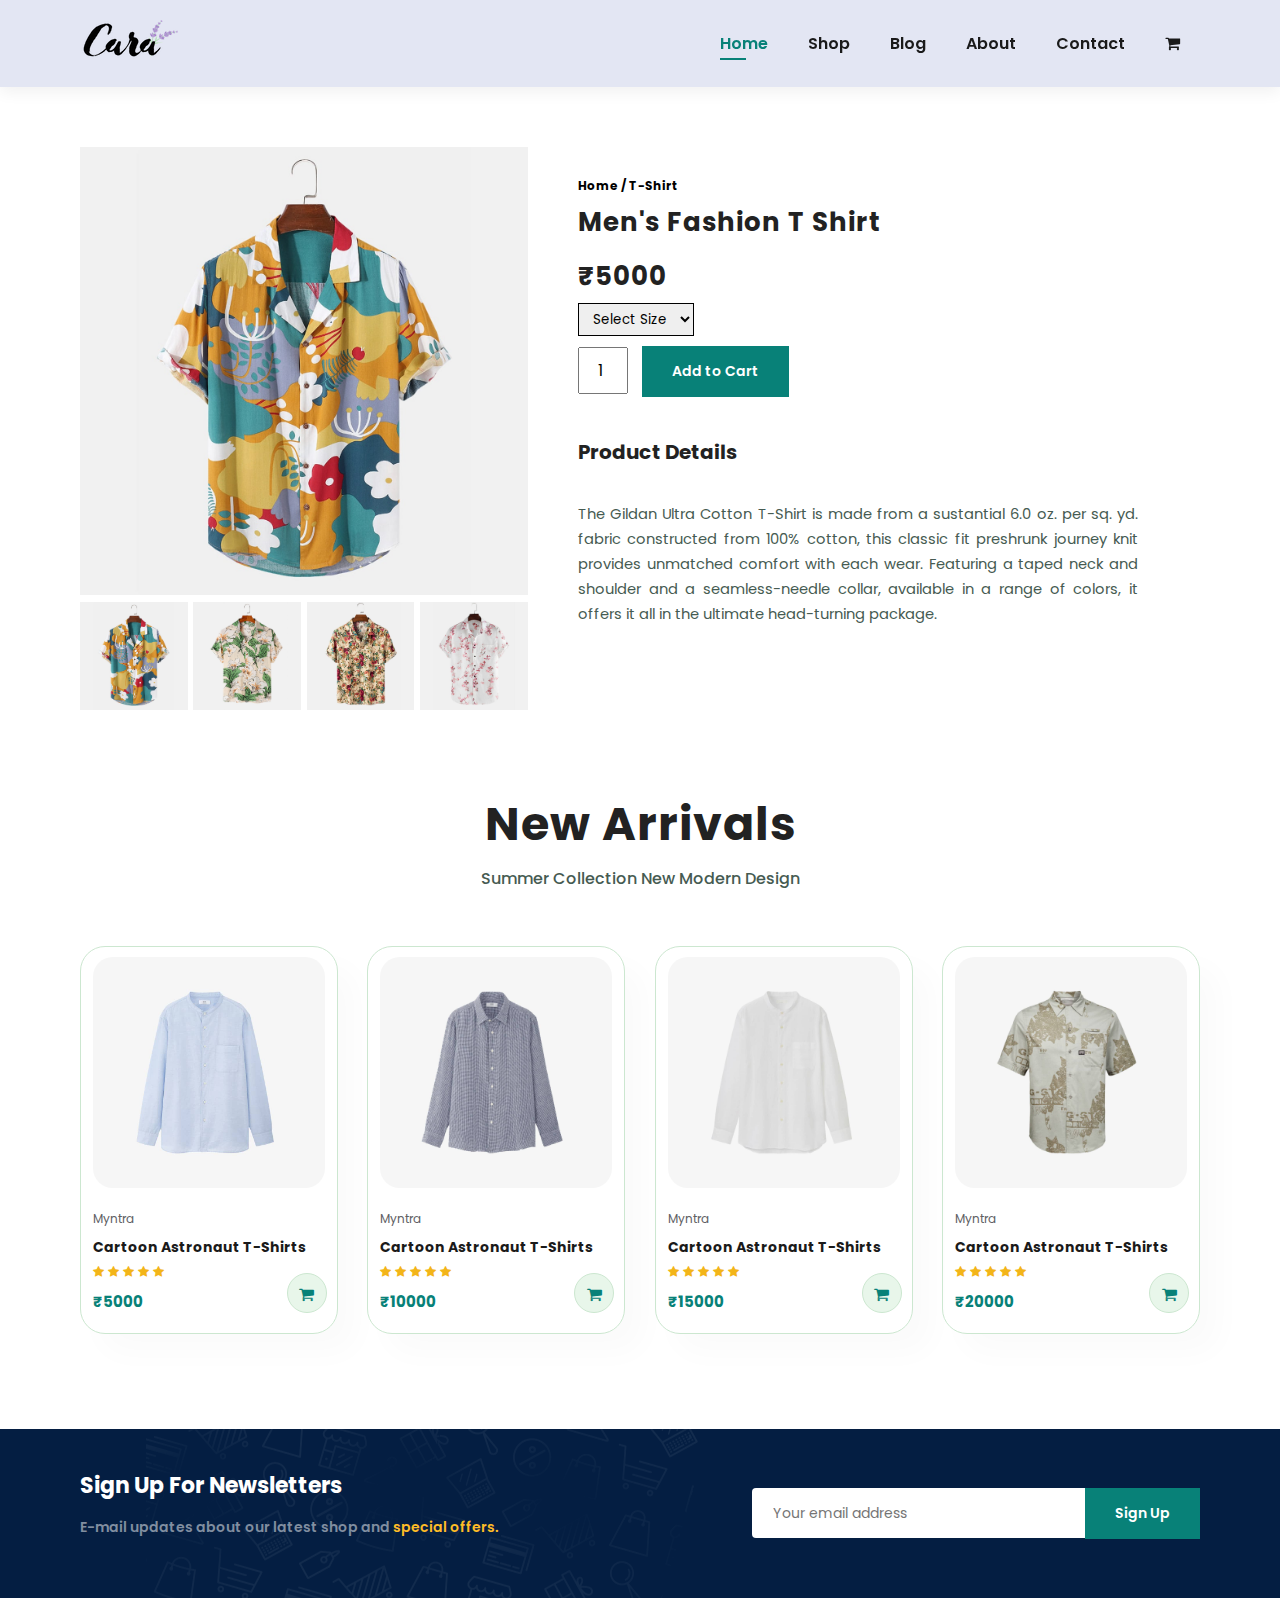
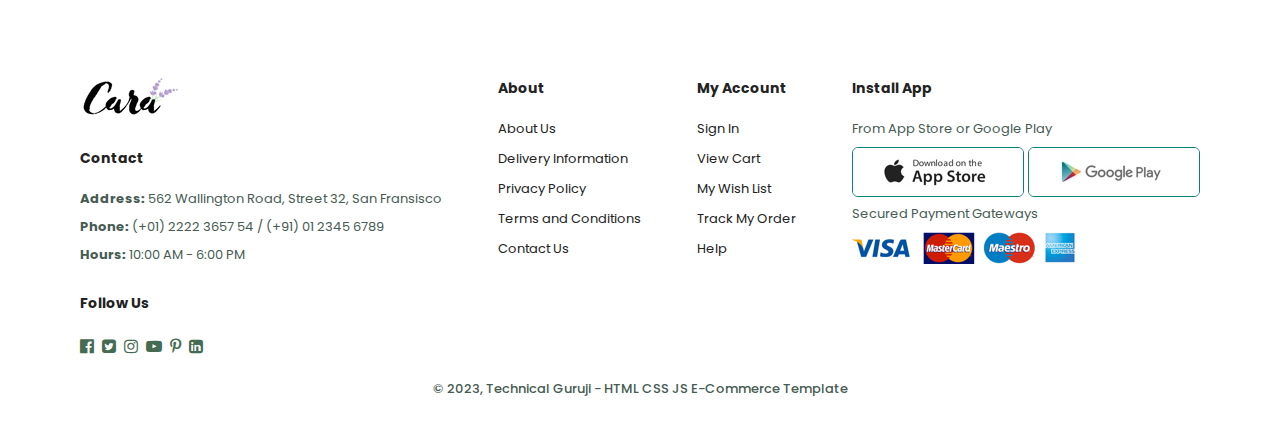
<file: single_product.html>
<!DOCTYPE html>
<html lang="en">

<head>
    <meta charset="UTF-8">
    <meta name="viewport" content="width=device-width, initial-scale=1.0">
    <link rel="stylesheet" href="style.css">
    <link
        href="https://fonts.googleapis.com/css2?family=League+Spartan:wght@100;200;300;400;500;600;700;800;900&family=Poppins:wght@100;200;300;400;500;600;700;800&display=swap"
        rel="stylesheet">
    <link rel="stylesheet" href="https://stackpath.bootstrapcdn.com/font-awesome/4.7.0/css/font-awesome.min.css">
    <title>E-Commerce Web App</title>
</head>

<body>
    <section id="header">
        <a href="#"><img src="images/header/logo.png" class="logo" alt="logo"></a>

        <div>
            <ul id="navbar">
                <li><a class="active" href="index.html">Home</a></li>
                <li><a href="shop.html">Shop</a></li>
                <li><a href="blog.html">Blog</a></li>
                <li><a href="about.html">About</a></li>
                <li><a href="contact.html">Contact</a></li>
                <li id="lg-bag"><a href="cart.html"><i class="fa fa-shopping-cart" aria-hidden="true"></i></a></li>
                <a href="#" id="close"><i class="fa fa-times" aria-hidden="true"></i></a>
            </ul>
        </div>

        <div id="mobile">
            <a href="cart.html"><i class="fa fa-shopping-cart" aria-hidden="true"></i></a>
            <i id="bars" class="fa fa-bars" aria-hidden="true"></i>
        </div>
    </section>

    <section id="product-details" class="section-p1">
        <div class="single-product-image">
            <img src="images/products/p1.jpg" width="100%" id="MainImg" alt="p1">

            <div class="small-image-group">
                <div class="small-image-col">
                    <img src="images/products/p1.jpg" width="100%" class="small-img" alt="p1">
                </div>
                <div class="small-image-col">
                    <img src="images/products/p2.jpg" width="100%" class="small-img" alt="p2">
                </div>
                <div class="small-image-col">
                    <img src="images/products/p3.jpg" width="100%" class="small-img" alt="p3">
                </div>
                <div class="small-image-col">
                    <img src="images/products/p4.jpg" width="100%" class="small-img" alt="p4">
                </div>
            </div>
        </div>

        <div class="single-product-details">
            <h6>Home / T-Shirt</h6>
            <h2>Men's Fashion T Shirt</h2>
            <h2>₹5000</h2>
            <select>
                <option>Select Size</option>
                <option>XL</option>
                <option>XXL</option>
                <option>Large</option>
                <option>Small</option>
            </select>
            <input type="number" value="1">
            <button class="normal">Add to Cart</button>
            <h4>Product Details</h4>
            <p>The Gildan Ultra Cotton T-Shirt is made from a sustantial 6.0 oz. per sq. yd. fabric constructed from
                100% cotton, this classic fit preshrunk journey knit provides unmatched comfort with each wear.
                Featuring a taped neck and shoulder and a seamless-needle collar, available in a range of colors, it
                offers it all in the ultimate head-turning package.</p>
        </div>
    </section>

    <section id="product1" class="section-p1">
        <h2>New Arrivals</h2>
        <p>Summer Collection New Modern Design</p>
        <div class="products-container">
            <div class="product">
                <img src="images/products/n1.jpg" alt="n1">
                <div class="description">
                    <span>Myntra</span>
                    <h5>Cartoon Astronaut T-Shirts</h5>
                    <div class="star">
                        <i class="fa fa-star" aria-hidden="true"></i>
                        <i class="fa fa-star" aria-hidden="true"></i>
                        <i class="fa fa-star" aria-hidden="true"></i>
                        <i class="fa fa-star" aria-hidden="true"></i>
                        <i class="fa fa-star" aria-hidden="true"></i>
                    </div>
                    <h4>₹5000</h4>
                </div>
                <a href="#"><i class="fa fa-shopping-cart" aria-hidden="true"></i></a>
            </div>
            <div class="product">
                <img src="images/products/n2.jpg" alt="n2">
                <div class="description">
                    <span>Myntra</span>
                    <h5>Cartoon Astronaut T-Shirts</h5>
                    <div class="star">
                        <i class="fa fa-star" aria-hidden="true"></i>
                        <i class="fa fa-star" aria-hidden="true"></i>
                        <i class="fa fa-star" aria-hidden="true"></i>
                        <i class="fa fa-star" aria-hidden="true"></i>
                        <i class="fa fa-star" aria-hidden="true"></i>
                    </div>
                    <h4>₹10000</h4>
                </div>
                <a href="#"><i class="fa fa-shopping-cart" aria-hidden="true"></i></a>
            </div>
            <div class="product">
                <img src="images/products/n3.jpg" alt="n3">
                <div class="description">
                    <span>Myntra</span>
                    <h5>Cartoon Astronaut T-Shirts</h5>
                    <div class="star">
                        <i class="fa fa-star" aria-hidden="true"></i>
                        <i class="fa fa-star" aria-hidden="true"></i>
                        <i class="fa fa-star" aria-hidden="true"></i>
                        <i class="fa fa-star" aria-hidden="true"></i>
                        <i class="fa fa-star" aria-hidden="true"></i>
                    </div>
                    <h4>₹15000</h4>
                </div>
                <a href="#"><i class="fa fa-shopping-cart" aria-hidden="true"></i></a>
            </div>
            <div class="product">
                <img src="images/products/n4.jpg" alt="n4">
                <div class="description">
                    <span>Myntra</span>
                    <h5>Cartoon Astronaut T-Shirts</h5>
                    <div class="star">
                        <i class="fa fa-star" aria-hidden="true"></i>
                        <i class="fa fa-star" aria-hidden="true"></i>
                        <i class="fa fa-star" aria-hidden="true"></i>
                        <i class="fa fa-star" aria-hidden="true"></i>
                        <i class="fa fa-star" aria-hidden="true"></i>
                    </div>
                    <h4>₹20000</h4>
                </div>
                <a href="#"><i class="fa fa-shopping-cart" aria-hidden="true"></i></a>
            </div>
        </div>
    </section>

    <section id="newsletter" class="section-p1 section-m1">
        <div class="news-text">
            <h4>Sign Up For Newsletters</h4>
            <p>E-mail updates about our latest shop and <span>special offers.</span></p>
        </div>

        <div class="form">
            <input type="email" placeholder="Your email address">
            <button class="normal">Sign Up</button>
        </div>
    </section>

    <footer class="section-p1">
        <div class="column">
            <img src="images/header/logo.png" class="logo" alt="logo">
            <h4>Contact</h4>
            <p><strong>Address:</strong> 562 Wallington Road, Street 32, San Fransisco</p>
            <p><strong>Phone:</strong> (+01) 2222 3657 54 / (+91) 01 2345 6789</p>
            <p><strong>Hours:</strong> 10:00 AM - 6:00 PM</p>
            <div class="follow">
                <h4>Follow Us</h4>
                <div class="icon">
                    <i class="fa fa-facebook-official" aria-hidden="true">
                    </i>
                    <i class="fa fa-twitter-square" aria-hidden="true"></i>
                    <i class="fa fa-instagram" aria-hidden="true"></i>
                    <i class="fa fa-youtube-play" aria-hidden="true"></i>
                    <i class="fa fa-pinterest-p" aria-hidden="true"></i>
                    <i class="fa fa-linkedin-square" aria-hidden="true"></i>
                </div>
            </div>
        </div>

        <div class="column">
            <h4>About</h4>
            <a href="#">About Us</a>
            <a href="#">Delivery Information</a>
            <a href="#">Privacy Policy</a>
            <a href="#">Terms and Conditions</a>
            <a href="#">Contact Us</a>
        </div>

        <div class="column">
            <h4>My Account</h4>
            <a href="#">Sign In</a>
            <a href="#">View Cart</a>
            <a href="#">My Wish List</a>
            <a href="#">Track My Order</a>
            <a href="#">Help</a>
        </div>

        <div class="column install">
            <h4>Install App</h4>
            <p>From App Store or Google Play</p>
            <div class="row">
                <img src="images/pay/app.jpg" alt="app">
                <img src="images/pay/play.jpg" alt="play">
            </div>
            <p>Secured Payment Gateways</p>
            <img src="images/pay/pay.png" alt="pay">
        </div>

        <div class="copyright">
            <p>© 2023, Technical Guruji - HTML CSS JS E-Commerce Template
            </p>
        </div>
    </footer>

    <script>
        var MainImg = document.getElementById("MainImg");

        var smallImg = document.getElementsByClassName("small-img");

        smallImg[0].onclick = function () {

            MainImg.src = smallImg[0].src;
        }

        smallImg[1].onclick = function () {

            MainImg.src = smallImg[1].src;
        }

        smallImg[2].onclick = function () {

            MainImg.src = smallImg[2].src;
        }

        smallImg[3].onclick = function () {

            MainImg.src = smallImg[3].src;
        }
    </script>
</body>

</html>
</file>
<file: style.css>
@import url('https://fonts.googleapis.com/css2?family=League+Spartan:wght@800;900&family=Poppins:wght@100;200;300;400;500;600;700;800&display=swap');

* {
    margin: 0;
    padding: 0;
    box-sizing: border-box;
    font-family: 'Poppins', sans-serif;
}

h1 {
    font-size: 50px;
    line-height: 64px;
    color: #222;
    letter-spacing: 1px;
}

h2 {
    font-size: 46px;
    line-height: 54px;
    color: #222;
    letter-spacing: 1px;
}

h4 {
    font-size: 20px;
    color: #222;
}

h6 {
    font-weight: 700;
    font-size: 12px;
}

p {
    font-size: 16px;
    color: #465b52;
    margin: 15px 0 20px 0;
}

.section-p1 {
    padding: 40px 80px;
}

.section-m1 {
    margin: 40px 0;
}

button.normal {
    font-size: 14px;
    font-weight: 600;
    padding: 15px 30px;
    color: #000;
    background-color: #fff;
    border: none;
    outline: none;
    transition: 0.2s;
    cursor: pointer;
}

button.white {
    font-size: 13px;
    font-weight: 600;
    padding: 11px 18px;
    color: #fff;
    background-color: transparent;
    border: 1px solid #fff;
    outline: none;
    transition: 0.2s;
    cursor: pointer;
}

body {
    width: 100%;
}

/* Header Starts */

#header {
    display: flex;
    align-items: center;
    justify-content: space-between;
    padding: 20px 80px;
    background-color: #E3E6F3;
    box-shadow: 0 5px 15px rgba(0, 0, 0, 0.06);
    z-index: 999;
    position: sticky;
    top: 0;
    left: 0;
}

#navbar {
    display: flex;
    align-items: center;
    justify-content: center;
}

#navbar li {
    list-style: none;
    padding: 0 20px;
    position: relative;
}

#navbar li a {
    text-decoration: none;
    font-size: 16px;
    font-weight: 600;
    color: #1a1a1a;
    transition: all 0.3s ease;
}

#navbar li a:hover,
#navbar li a.active {
    color: #088178;
}

#navbar li a.active::after,
#navbar li a:hover::after {
    content: "";
    width: 30%;
    height: 2px;
    background-color: #088178;
    position: absolute;
    bottom: -4px;
    left: 20px;
}

#mobile {
    display: none;
    align-items: center;
}

#close {
    display: none;
}

/* Home Page */

#hero {
    background-image: url(images/header/header.png);
    height: 90vh;
    width: 100%;
    background-position: top 25% right 0;
    background-size: cover;
    padding: 0 80px;
    display: flex;
    flex-direction: column;
    align-items: flex-start;
    justify-content: center;
}

#hero h4 {
    padding-bottom: 15px;
}

#hero h1 {
    color: #088178;
}

#hero button {
    background-image: url(images/header/button.png);
    background-color: transparent;
    color: #088178;
    border: 0;
    padding: 14px 80px 14px 65px;
    background-repeat: no-repeat;
    cursor: pointer;
    font-weight: 700;
    font-size: 15px;
}

#feature {
    display: flex;
    align-items: center;
    justify-content: space-between;
    flex-wrap: wrap;
}

#feature .feature-box {
    width: 180px;
    text-align: center;
    padding: 25px 15px;
    box-shadow: 20px 20px 34px rgba(0, 0, 0, 0.03);
    border: 1px solid #cce7d0;
    border-radius: 5px;
    margin: 15px 0;
    cursor: pointer;
}

#feature .feature-box:hover {
    box-shadow: 10px 10px 54px rgba(70, 62, 221, 0.1);
}

#feature .feature-box img {
    width: 100%;
    margin-bottom: 10px;
}

#feature .feature-box h6 {
    display: inline-block;
    padding: 9px 8px 6px 8px;
    line-height: 1;
    border-radius: 4px;
    color: #088178;
    background-color: #fddde4;
}

#feature .feature-box:nth-child(2) h6 {
    background-color: #cdebbc;
}

#feature .feature-box:nth-child(3) h6 {
    background-color: #d1e8f2;
}

#feature .feature-box:nth-child(4) h6 {
    background-color: #cdd4f8;
}

#feature .feature-box:nth-child(5) h6 {
    background-color: #f6dbf6;
}

#feature .feature-box:nth-child(6) h6 {
    background-color: #fff2e5;
}

#product1 {
    text-align: center;
}

#product1 p {
    font-weight: 500;
}

#product1 .products-container {
    display: flex;
    justify-content: space-between;
    padding-top: 20px;
    flex-wrap: wrap;
}

#product1 .product {
    width: 23%;
    min-width: 250px;
    padding: 10px 12px;
    border: 1px solid #cce7d0;
    border-radius: 25px;
    cursor: pointer;
    box-shadow: 20px 20px 30px rgba(0, 0, 0, 0.02);
    margin: 15px 0;
    transition: all 0.2s ease;
    position: relative;
}

#product1 .product:hover {
    box-shadow: 20px 20px 30px rgba(0, 0, 0, 0.06);
}

#product1 .product img {
    width: 100%;
    border-radius: 20px;
}

#product1 .product .description {
    text-align: start;
    padding: 10px 0;
}

#product1 .product .description span {
    color: #606063;
    font-size: 12px;
}

#product1 .product .description h5 {
    padding-top: 7px;
    color: #1a1a1a;
    font-size: 14px;
}

#product1 .product .description .fa-star {
    font-size: 12px;
    color: rgb(243, 181, 25);
}

#product1 .product .description h4 {
    padding-top: 7px;
    font-size: 15px;
    font-weight: 700;
    color: #088178;
}

#product1 .product .fa-shopping-cart {
    width: 40px;
    height: 40px;
    line-height: 40px;
    border-radius: 50px;
    background-color: #e8f6ea;
    font-weight: 500;
    color: #088178;
    border: 1px solid #cce7d0;
    position: absolute;
    bottom: 20px;
    right: 10px;
}

#banner {
    display: flex;
    flex-direction: column;
    justify-content: center;
    align-items: center;
    text-align: center;
    background-image: url(images/banner/b2.jpg);
    width: 100%;
    height: 40vh;
    background-size: cover;
    background-position: center;
}

#banner h4 {
    color: #fff;
    font-size: 16px;
}

#banner h2 {
    color: #fff;
    font-size: 30px;
    padding: 10px 0;
}

#banner h2 span {
    color: #ef3636;
}

#banner button:hover {
    background-color: #088178;
    color: #fff;
}

#sm-banner {
    display: flex;
    justify-content: space-between;
    flex-wrap: wrap;
}

#sm-banner .banner-box {
    display: flex;
    flex-direction: column;
    justify-content: center;
    align-items: flex-start;
    background-image: url(images/banner/b17.jpg);
    min-width: 580px;
    height: 50vh;
    background-size: cover;
    background-position: center;
    padding: 30px;
    cursor: pointer;
}

#sm-banner .banner-box2 {
    background-image: url(images/banner/b10.jpg);
}

#sm-banner h4 {
    color: #fff;
    font-size: 20px;
    font-weight: 300;
}

#sm-banner h2 {
    color: #fff;
    font-size: 28px;
    font-weight: 800;
}

#sm-banner span {
    color: #fff;
    font-size: 14px;
    font-weight: 500;
    padding-bottom: 15px;
}

#sm-banner .banner-box:hover button {
    background-color: #088178;
    border: 1px solid #088178;
}

#banner3 {
    display: flex;
    justify-content: space-between;
    flex-wrap: wrap;
    padding: 0 80px;
}

#banner3 .banner-box {
    display: flex;
    flex-direction: column;
    justify-content: center;
    align-items: flex-start;
    background-image: url(images/banner/b7.jpg);
    min-width: 30%;
    height: 30vh;
    background-size: cover;
    background-position: center;
    padding: 20px;
    margin-bottom: 20px;
    cursor: pointer;
}

#banner3 .banner-box2 {
    background-image: url(images/banner/b4.jpg);
}

#banner3 .banner-box3 {
    background-image: url(images/banner/b18.jpg);
}

#banner3 h2 {
    color: #fff;
    font-weight: 900;
    font-size: 22px;
}

#banner3 h3 {
    color: #ec544e;
    font-weight: 800;
    font-size: 15px;
}

#newsletter {
    display: flex;
    justify-content: space-between;
    flex-wrap: wrap;
    align-items: center;
    background-image: url(images/banner/b14.png);
    background-repeat: no-repeat;
    background-position: 20% 30%;
    background-color: #041e42;
}

#newsletter h4 {
    font-size: 22px;
    font-weight: 700;
    color: #fff;
}

#newsletter p {
    font-size: 14px;
    font-weight: 600;
    color: #818ea0;
}

#newsletter p span {
    color: #ffbd27;
}

#newsletter .form {
    display: flex;
    width: 40%;
}

#newsletter input {
    height: 3.125rem;
    padding: 0 1.25rem;
    font-size: 14px;
    width: 100%;
    border: 1px solid transparent;
    border-radius: 4px;
    outline: none;
    border-top-right-radius: 0;
    border-bottom-right-radius: 0;
}

#newsletter button {
    background-color: #088178;
    color: #fff;
    white-space: nowrap;
    border-top-left-radius: 0;
    border-bottom-left-radius: 0;
}

footer {
    display: flex;
    flex-wrap: wrap;
    justify-content: space-between;
}

footer .column {
    display: flex;
    flex-direction: column;
    align-items: flex-start;
    margin-bottom: 20px;
}

footer .logo {
    margin-bottom: 30px;
}

footer h4 {
    font-size: 14px;
    padding-bottom: 20px;
}

footer p {
    font-size: 13px;
    margin: 0 0 8px 0;
}

footer a {
    font-size: 13px;
    text-decoration: none;
    color: #222;
    margin-bottom: 10px;
}

footer .follow {
    margin-top: 20px;
}

footer .follow i {
    color: #456b52;
    padding-right: 4px;
    cursor: pointer;
}

footer .install .row img {
    border: 1px solid #088178;
    border-radius: 6px;
    cursor: pointer;
}

.footer .install img {
    margin: 10px 0 15px 0;
}

footer .follow i:hover,
footer a:hover {
    color: #088178;
    font-weight: 500;
}

.column img {
    cursor: pointer;
}

footer .copyright {
    width: 100%;
    text-align: center;
    color: #000;
}

footer .copyright p {
    font-weight: 500;
}

/* Shop Page */

#page-header {
    background-image: url(images/banner/b1.jpg);
    width: 100%;
    height: 40vh;
    background-size: cover;
    display: flex;
    justify-content: center;
    text-align: center;
    flex-direction: column;
    padding: 14px;
}

#page-header h2,
#page-header p {
    color: #fff;
}

#pagination {
    text-align: center;
}

#pagination a {
    text-decoration: none;
    background-color: #088178;
    padding: 15px 20px;
    border-radius: 4px;
    color: #fff;
    font-weight: 600;
}

#pagination a i {
    font-size: 16px;
    font-weight: 600;
}

/* Single Product */

#product-details {
    display: flex;
    margin-top: 20px;
}

.small-image-group {
    display: flex;
    justify-content: space-between;
}

.small-image-col {
    flex-basis: 24%;
    cursor: pointer;
}

#product-details .single-product-details {
    width: 50%;
    padding-top: 30px;
}

#product-details .single-product-image {
    width: 40%;
    margin-right: 50px;
}

#product-details .single-product-details h4 {
    padding: 40px 0 20px 0;
}

#product-details .single-product-details h2 {
    font-size: 26px;
}

#product-details .single-product-details select {
    display: block;
    padding: 5px 10px;
    margin-bottom: 10px;
    border: 1px solid black;
}

#product-details .single-product-details input {
    width: 50px;
    height: 47px;
    padding-left: 10px;
    font-size: 16px;
    margin-right: 10px;
    text-align: center;
}

#product-details .single-product-details button {
    color: white;
    background: #088178;
}

#product-details .single-product-details p {
    line-height: 25px;
    font-weight: 400;
    font-size: 14.7px;
    text-align: justify;
}

/* Blog Page */

#page-header.blog-header {
    background-image: url(images/banner/b19.jpg);
}

#blog {
    padding: 150px 150px 0 150px;
}

#blog .blog-box {
    display: flex;
    align-items: center;
    width: 100%;
    position: relative;
    padding-bottom: 90px;
}

.blog-box .blog-image {
    width: 50%;
    margin-right: 40px;
}

.blog-box img {
    width: 100%;
    height: 300px;
    object-fit: cover;
}

#blog .blog-details {
    width: 50%;
}

#blog .blog-details a {
    text-decoration: none;
    font-size: 14px;
    color: black;
    font-weight: 700;
    position: relative;
}

#blog .blog-details a::after {
    content: "";
    width: 50px;
    height: 1px;
    background-color: #000;
    position: absolute;
    top: 8px;
    right: -60px;
    transition: 0.3s;
}

#blog .blog-details a:hover {
    color: #088178;
}

#blog .blog-details a:hover::after {
    background-color: #088178;
}

#blog .blog-box h1 {
    position: absolute;
    top: -40px;
    left: 0;
    font-size: 70px;
    font-weight: 700;
    color: #c9cbce;
    z-index: -9;
}

/* About Page */

#page-header.about-header {
    background-image: url(images/about/banner.png);
}

#about-header {
    display: flex;
    align-items: center;
}

#about-header img {
    width: 50%;
    height: auto;
    border-radius: 5px;
}

#about-header div {
    padding-left: 40px;
}

#about-header div p {
    text-align: justify;
    font-weight: 500;
}

#about-app {
    text-align: center;
}

#about-app .video {
    width: 70%;
    height: 100%;
    margin: 30px auto 0 auto;
}

#about-app .video video {
    width: 100%;
    height: 100%;
    border-radius: 20px;
}

/* Contact Page */

#contact-details {
    display: flex;
    align-items: center;
    justify-content: space-between;
}

#contact-details .details {
    width: 40%;
}

#contact-details .details span,
#form-details form span {
    font-size: 12px;
}

#contact-details .details h2,
#form-details form h2 {
    font-size: 26px;
    line-height: 35px;
    padding: 20px 0;
}

#contact-details .details h3 {
    font-size: 16px;
    padding-bottom: 15px;
}

#contact-details .details li {
    list-style: none;
    display: flex;
    padding: 10px 0;
}

#contact-details .details li i {
    font-size: 14px;
    padding-right: 22px;
}

#contact-details .details li p {
    margin: 0;
    font-size: 14px;
}

#contact-details .map {
    width: 55%;
    height: 400px;
}

#contact-details iframe {
    width: 100%;
    height: 100%;
}

#form-details {
    display: flex;
    justify-content: space-between;
    margin: 30px;
    padding: 80px;
    border: 1px solid #e1e1e1;
}

#form-details form {
    width: 65%;
    display: flex;
    flex-direction: column;
    align-items: flex-start;
}

#form-details form input,
#form-details form textarea {
    width: 100%;
    padding: 12px 15px;
    outline: none;
    margin-bottom: 20px;
    border: 1px solid #e1e1e1;
}

#form-details form button {
    background-color: #088178;
    color: #fff;
}

#form-details .people div {
    padding-bottom: 25px;
    display: flex;
    align-items: flex-start;
}

#form-details .people div img {
    width: 65px;
    height: 65px;
    object-fit: cover;
    margin-right: 15px;
}

#form-details .people div p {
    margin: 0;
    font-size: 13px;
    line-height: 25px;
}

#form-details .people div span {
    display: block;
    font-size: 16px;
    font-weight: 600;
    color: #000;
}

/* Cart Page */

#cart {
    overflow-x: auto;
}

#cart table {
    width: 100%;
    border-collapse: collapse;
    table-layout: fixed;
    white-space: nowrap;
}

#cart table img {
    width: 70px;
}

#cart table td:nth-child(1) {
    width: 100px;
    text-align: center;
}

#cart table td:nth-child(2) {
    width: 150px;
    text-align: center;
}

#cart table td:nth-child(3) {
    width: 250px;
    text-align: center;
}

#cart table td:nth-child(4),
#cart table td:nth-child(5),
#cart table td:nth-child(6) {
    width: 150px;
    text-align: center;
}

#cart table td:nth-child(5) input {
    width: 70px;
    padding: 10px 5px 10px 15px;
}

#cart table thead {
    border: 1px solid #e2e9e1;
    border-left: none;
    border-right: none;
}

#cart table thead td {
    font-weight: 700;
    text-transform: uppercase;
    font-size: 13px;
    padding: 18px 0;
}

#cart table tbody tr td {
    padding-top: 15px;
}

#cart table tbody td {
    font-size: 13px;
}

#cart-add {
    display: flex;
    justify-content: space-between;
    flex-wrap: wrap;
}

#coupon {
    width: 50%;
    margin-bottom: 30px;
}

#coupon h3,
#subtotal h3 {
    padding-bottom: 15px;
}

#coupon input {
    padding: 10px 20px;
    outline: none;
    width: 60%;
    margin-right: 10px;
    border: 1px solid #e2e9e1;
    font-weight: 500;
}

#subtotal {
    width: 50%;
    margin-bottom: 30px;
    border: 1px solid #e2e9e1;
    padding: 30px;
}

#subtotal table {
    border-collapse: collapse;
    width: 100%;
    margin-bottom: 20px;
}

#subtotal table td {
    width: 50%;
    border: 1px solid #e2e9e1;
    padding: 10px;
    font-size: 13px;
}

#coupon button,
#subtotal button {
    background-color: #088178;
    color: white;
    padding: 12px 20px;
}

/* Media Query */

@media only screen and (max-width: 799px) {

    .section-p1 {
        padding: 40px 40px;
    }

    #navbar {
        display: flex;
        flex-direction: column;
        align-items: flex-start;
        justify-content: flex-start;
        position: fixed;
        top: 0;
        right: -300px;
        height: 100vh;
        width: 300px;
        background-color: #E3E6F3;
        box-shadow: 0 40px 60px rgba(0, 0, 0, 0.1);
        padding: 80px 0 0 10px;
        transition: 0.3s;
    }

    #navbar li {
        margin-bottom: 25px;
    }

    #navbar.active {
        right: 0;
    }

    #mobile {
        display: flex;
        align-items: center;
    }

    #mobile i {
        color: #1a1a1a;
        font-size: 24px;
        padding-left: 20px;
    }

    #close {
        display: initial;
        position: absolute;
        top: 30px;
        left: 30px;
        color: #222;
        font-size: 24px;
    }

    #lg-bag {
        display: none;
    }

    #hero {
        height: 70vh;
        padding: 0 80px;
        background-position: top 30% right 30%;
    }


    #feature {
        justify-content: center;
    }

    #feature .feature-box {
        margin: 15px 15px;
    }

    #product1 .products-container {
        justify-content: center;
    }

    #product1 .product {
        margin: 15px;
    }

    #banner {
        height: 20vh;
    }

    #sm-banner .banner-box {
        min-width: 100%;
        height: 30vh;
    }

    #banner3 {
        padding: 0 40px;
    }

    #banner3 .banner-box {
        width: 28%;
    }

    #newsletter .form {
        width: 70%;
    }

    /* Contact Page */

    #form-details {
        padding: 40px;
    }

    #form-details form {
        width: 50%;
    }
}

@media only screen and (max-width: 477px) {

    #header {
        padding: 10px 30px;
    }

    h1 {
        font-size: 38px;
    }

    h2 {
        font-size: 32px;
    }

    #hero {
        padding: 0 20px;
        background-position: 55%;
    }

    #feature {
        justify-content: space-between;
    }

    #feature .feature-box {
        width: 155px;
        margin-left: 60px;
    }

    #product1 .product {
        width: 100%;
    }

    #banner {
        height: 40vh;
    }

    #sm-banner .banner-box {
        height: 40vh;
    }

    #sm-banner .banner-box2 {
        margin-top: 20px;
    }

    #banner3 {
        padding: 0 20px;
    }

    #banner3 .banner-box {
        width: 89%;
        margin-left: 17px;
    }

    #newsletter {
        padding: 40px 20px;
    }

    #newsletter .form {
        width: 100%;
    }

    footer .copyright {
        text-align: start;
    }

    /* Single Product */

    #product-details {
        display: flex;
        flex-direction: column;
    }

    #product-details .single-product-image {
        width: 100%;
        margin-right: 0px;
    }

    #product-details .single-product-details {
        width: 100%;
    }

    /* Blog Page */

    #blog {
        padding: 100px 20px 0 20px;
    }

    #blog .blog-box {
        display: flex;
        flex-direction: column;
        align-items: flex-start;
    }

    #blog .blog-image {
        width: 100%;
        margin-right: 0px;
        margin-bottom: 30px;
    }

    #blog .blog-details {
        width: 100%;
    }

    /* About Page */

    #about-header {
        flex-direction: column;
    }

    #about-header img {
        width: 100%;
        margin-bottom: 20px;
    }

    #about-header div {
        padding-left: 0px;
    }

    #about-app .video {
        width: 100%;
    }

    /* Contact Page */

    #contact-details {
        flex-direction: column;
    }

    #contact-details .details {
        width: 100%;
        margin-bottom: 30px;
    }

    #contact-details .map {
        width: 100%;
    }

    #form-details {
        margin: 10px;
        padding: 30px 10px;
        flex-wrap: wrap;
    }

    #form-details form {
        width: 100%;
        margin-bottom: 30px;
    }

    /* Cart Page */

    #cart-add {
        flex-direction: column;
    }

    #coupon {
        width: 100%;
    }

    #subtotal {
        width: 100%;
        padding: 20px;
    }
}
</file>
